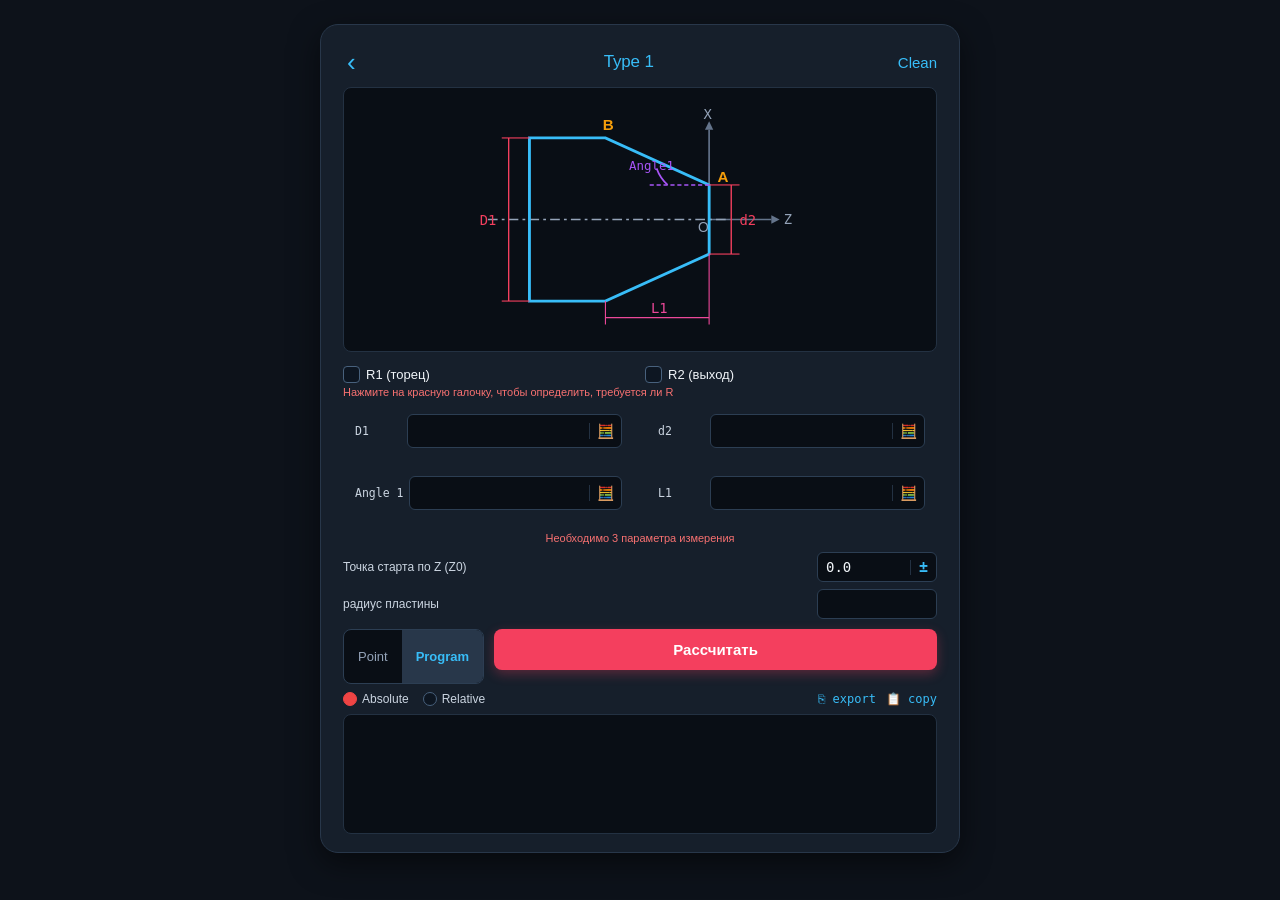
<file: frFasc.html>
<!DOCTYPE html>
<html lang="ru">
<head>
  <meta charset="UTF-8">
  <meta name="viewport" content="width=device-width, initial-scale=1.0, maximum-scale=1.0, user-scalable=no">
  <title>Type 1</title>
  <link rel="icon" type="image/svg+xml" href="data:image/svg+xml,<svg xmlns='http://www.w3.org/2000/svg' viewBox='0 0 32 32'><rect width='32' height='32' rx='8' fill='%23141c28'/><polygon points='16,4 28,16 16,28 4,16' fill='%23f59e0b' stroke='%2338bdf8' stroke-width='1.8'/><circle cx='16' cy='16' r='4.5' fill='%230b0f17' stroke='%2338bdf8' stroke-width='1.5'/><circle cx='25' cy='16' r='1.2' fill='%23f43f5e'/></svg>">
  <link rel="stylesheet" href="frFasc.css">
</head>
<body>

<!-- CNC Preloader -->
<div id="preloader" class="cnc-preloader">
  <div class="loader-container">
    <svg viewBox="0 0 200 120" class="lathe-animation">
      <!-- Патрон / Шпиндель слева -->
      <rect x="10" y="32" width="22" height="56" rx="2" fill="#1e293b" stroke="#334155" stroke-width="1.5" />
      <rect x="32" y="38" width="10" height="44" fill="#334155" />

      <!-- Заготовка (пруток) -->
      <defs>
        <!-- Текстура вращения детали -->
        <pattern id="lathe-spin" width="12" height="40" patternUnits="userSpaceOnUse">
          <line x1="0" y1="0" x2="0" y2="40" stroke="#475569" stroke-width="2.5" opacity="0.4" />
          <line x1="6" y1="0" x2="6" y2="40" stroke="#94a3b8" stroke-width="1.5" opacity="0.6" />
        </pattern>
      </defs>
      
      <!-- Необработанная часть детали -->
      <rect x="42" y="42" width="55" height="36" rx="1" fill="#334155" stroke="#475569" stroke-width="1.2" />
      <!-- Проточенная начисто часть -->
      <rect x="97" y="48" width="60" height="24" rx="1" fill="#1e293b" stroke="#38bdf8" stroke-width="1.2" />
      
      <!-- Полосы вращения заготовки -->
      <g class="rotating-stock">
        <rect x="43" y="43" width="53" height="34" fill="url(#lathe-spin)" />
      </g>

      <!-- Державка резца (Toolholder) -->
      <path d="M 120 78 L 138 96 L 155 96 L 135 78 Z" fill="#1e293b" stroke="#475569" stroke-width="1.5" />

      <!-- Ромбическая пластина (Insert) -->
      <polygon points="106,60 118,60 126,72 114,72" fill="#fbbf24" stroke="#f59e0b" stroke-width="1.2" />
      <circle cx="116" cy="66" r="2.2" fill="#0f172a" />

      <!-- Точка резания / свечение -->
      <circle cx="106" cy="60" r="3" fill="#f43f5e" class="cutting-glow" />

      <!-- Вылетающая спиральная стружка -->
      <path d="M 106 59 Q 102 50 108 42 T 114 32" fill="none" stroke="#f43f5e" stroke-width="1.8" stroke-linecap="round" class="flying-chip" />
      <path d="M 106 59 Q 112 48 105 38" fill="none" stroke="#fbbf24" stroke-width="1.4" stroke-linecap="round" class="flying-chip chip-delay" />

      <!-- Искры -->
      <circle cx="103" cy="54" r="1" fill="#fbbf24" class="spark s1" />
      <circle cx="108" cy="52" r="0.8" fill="#f43f5e" class="spark s2" />
      <circle cx="101" cy="48" r="1.2" fill="#facc15" class="spark s3" />
    </svg>

    <div class="loader-caption">
      <span class="loader-title">ЧПУ ОБРАБОТКА</span>
      <span class="loader-sub">Инициализация режимов...</span>
    </div>
  </div>
</div>

  <div class="app-screen">
    <header class="top-nav">
      <a href="index.html" class="nav-btn-back">‹</a>
      <span class="nav-title">Type 1</span>
      <button id="btn-clean" class="nav-clean">Clean</button>
    </header>

    <div class="blueprint-wrapper">
      <svg viewBox="0 0 340 170" class="blueprint-svg">
        <line x1="220" y1="85" x2="265" y2="85" stroke="#64748b" stroke-width="1.2" />
        <polygon points="265,82 271,85 265,88" fill="#64748b" />
        <line x1="220" y1="85" x2="220" y2="20" stroke="#64748b" stroke-width="1.2" />
        <polygon points="217,20 220,14 223,20" fill="#64748b" />
        <text x="274" y="88" fill="#94a3b8" font-size="10" font-family="monospace">Z</text>
        <text x="216" y="12" fill="#94a3b8" font-size="10" font-family="monospace">X</text>
        <text x="212" y="94" fill="#94a3b8" font-size="10">O</text>

        <line x1="60" y1="85" x2="235" y2="85" stroke="#94a3b8" stroke-dasharray="7,3,2,3" stroke-width="1" />

        <g id="contour-simple">
          <polygon points="90,26 145,26 220,60 220,110 145,144 90,144" fill="none" stroke="#38bdf8" stroke-width="2" />
          <text x="143" y="20" fill="#f59e0b" font-weight="700" font-size="11">B</text>
          <text x="226" y="58" fill="#f59e0b" font-weight="700" font-size="11">A</text>
        </g>

        <g id="contour-micro" style="display: none;">
          <path d="M 90,26 L 138,26 Q 146,26 150,30 L 210,57 Q 220,62 220,70 L 220,100 Q 220,108 210,113 L 150,140 Q 146,144 138,144 L 90,144" fill="none" stroke="#38bdf8" stroke-width="2" />
          <text x="135" y="20" fill="#f59e0b" font-weight="700" font-size="11">D</text>
          <text x="153" y="25" fill="#f59e0b" font-weight="700" font-size="11">C</text>
          <text x="212" y="51" fill="#f59e0b" font-weight="700" font-size="11">B</text>
          <text x="226" y="72" fill="#f59e0b" font-weight="700" font-size="11">A</text>
          <g id="lbl-r1-svg" style="display: none;">
            <path d="M 220,70 Q 225,58 238,52" fill="none" stroke="#ef4444" stroke-width="1" />
            <text x="240" y="50" fill="#ef4444" font-size="10" font-weight="700" font-family="monospace">R1</text>
          </g>
          <g id="lbl-r2-svg" style="display: none;">
            <path d="M 148,27 Q 152,14 165,12" fill="none" stroke="#ef4444" stroke-width="1" />
            <text x="168" y="14" fill="#ef4444" font-size="10" font-weight="700" font-family="monospace">R2</text>
          </g>
        </g>

        <line x1="90" y1="26" x2="90" y2="144" stroke="#38bdf8" stroke-width="1.5" />
        <line x1="220" y1="60" x2="220" y2="110" stroke="#38bdf8" stroke-width="1.5" />

        <line x1="75" y1="26" x2="75" y2="144" stroke="#f43f5e" stroke-width="1" />
        <line x1="70" y1="26" x2="90" y2="26" stroke="#f43f5e" stroke-width="0.8" />
        <line x1="70" y1="144" x2="90" y2="144" stroke="#f43f5e" stroke-width="0.8" />
        <text x="54" y="89" fill="#f43f5e" font-size="10" font-family="monospace">D1</text>

        <line x1="236" y1="60" x2="236" y2="110" stroke="#f43f5e" stroke-width="1" />
        <line x1="220" y1="60" x2="242" y2="60" stroke="#f43f5e" stroke-width="0.8" />
        <line x1="220" y1="110" x2="242" y2="110" stroke="#f43f5e" stroke-width="0.8" />
        <text x="242" y="89" fill="#f43f5e" font-size="10" font-family="monospace">d2</text>

        <line x1="145" y1="156" x2="220" y2="156" stroke="#ec4899" stroke-width="1" />
        <line x1="145" y1="144" x2="145" y2="161" stroke="#ec4899" stroke-width="0.8" />
        <line x1="220" y1="110" x2="220" y2="161" stroke="#ec4899" stroke-width="0.8" />
        <text x="178" y="153" fill="#ec4899" font-size="10" font-family="monospace">L1</text>

        <line x1="220" y1="60" x2="175" y2="60" stroke="#a855f7" stroke-width="1" stroke-dasharray="3,2" />
        <path d="M 190 60 A 30 30 0 0 1 182 48" fill="none" stroke="#a855f7" stroke-width="1.2" />
        <text x="162" y="49" fill="#a855f7" font-size="9" font-family="monospace">Angle1</text>
      </svg>
    </div>

    <div class="micro-row">
      <div class="micro-cell">
        <div class="chk-line">
          <label class="check-label">
            <input type="checkbox" id="chk-r1">
            <span class="custom-box"></span>
            <span>R1 (торец)</span>
          </label>
          <div class="mode-switch" id="switch-r1" style="display: none;">
            <button type="button" class="mode-btn" id="btn-r1-g1" onclick="toggleMicroMode('r1', 'g1')">G1</button>
            <button type="button" class="mode-btn active" id="btn-r1-arc" onclick="toggleMicroMode('r1', 'arc')">G2/3</button>
          </div>
        </div>
        <input type="text" inputmode="decimal" id="val-r1" class="micro-val-input" placeholder="0.0" style="display: none;">
      </div>

      <div class="micro-cell">
        <div class="chk-line">
          <label class="check-label">
            <input type="checkbox" id="chk-r2">
            <span class="custom-box"></span>
            <span>R2 (выход)</span>
          </label>
          <div class="mode-switch" id="switch-r2" style="display: none;">
            <button type="button" class="mode-btn" id="btn-r2-g1" onclick="toggleMicroMode('r2', 'g1')">G1</button>
            <button type="button" class="mode-btn active" id="btn-r2-arc" onclick="toggleMicroMode('r2', 'arc')">G2/3</button>
          </div>
        </div>
        <input type="text" inputmode="decimal" id="val-r2" class="micro-val-input" placeholder="0.0" style="display: none;">
      </div>
    </div>
    <div class="red-hint">Нажмите на красную галочку, чтобы определить, требуется ли R</div>

    <div class="param-grid">
      <div class="param-item">
        <span class="param-tag">D1</span>
        <div class="param-input-box">
          <input type="text" inputmode="decimal" id="in-d1" placeholder="">
          <button class="btn-calc-sub" onclick="calculateMissingParam('D1')">🧮</button>
        </div>
      </div>

      <div class="param-item">
        <span class="param-tag">d2</span>
        <div class="param-input-box">
          <input type="text" inputmode="decimal" id="in-d2" placeholder="">
          <button class="btn-calc-sub" onclick="calculateMissingParam('d2')">🧮</button>
        </div>
      </div>

      <div class="param-item">
        <span class="param-tag">Angle 1</span>
        <div class="param-input-box">
          <input type="text" inputmode="decimal" id="in-angle" placeholder="">
          <button class="btn-calc-sub" onclick="calculateMissingParam('angle')">🧮</button>
        </div>
      </div>

      <div class="param-item">
        <span class="param-tag">L1</span>
        <div class="param-input-box">
          <input type="text" inputmode="decimal" id="in-l1" placeholder="">
          <button class="btn-calc-sub" onclick="calculateMissingParam('L1')">🧮</button>
        </div>
      </div>
    </div>
    <div class="red-hint text-center">Необходимо 3 параметра измерения</div>

    <div class="setting-line">
      <span class="setting-label">Точка старта по Z (Z0)</span>
      <div class="setting-input-wrap" style="display: flex; align-items: center;">
        <input type="text" inputmode="decimal" id="in-z0" value="0.0">
        <button type="button" class="btn-sign" onclick="toggleSign('in-z0')">±</button>
      </div>
    </div>

    <div class="setting-line">
      <span class="setting-label">радиус пластины</span>
      <div class="setting-input-wrap">
        <input type="text" inputmode="decimal" id="in-radius-r" placeholder="">
      </div>
    </div>

    <div class="controls-row">
      <div class="tab-group">
        <button id="tab-point" class="tab-btn" onclick="setViewMode('point')">Point</button>
        <button id="tab-program" class="tab-btn active" onclick="setViewMode('program')">Program</button>
      </div>
      <button id="btn-calculation" class="btn-calculate" onclick="performCalculation()">Рассчитать</button>
    </div>

    <div class="output-meta">
      <div class="radio-wrap">
        <label class="radio-lbl">
          <input type="radio" name="coord-type" value="abs" id="radio-abs" checked onchange="performCalculation()">
          <span class="radio-circle"></span>
          <span>Absolute</span>
        </label>
        <label class="radio-lbl">
          <input type="radio" name="coord-type" value="rel" id="radio-rel" onchange="performCalculation()">
          <span class="radio-circle"></span>
          <span>Relative</span>
        </label>
      </div>
      <div class="meta-actions">
        <button class="action-link" onclick="exportFile()">⎘ export</button>
        <button class="action-link" onclick="copyProgram()">📋 copy</button>
      </div>
    </div>

    <div class="terminal-box">
      <pre id="output-box"><code></code></pre>
    </div>
  </div>

  <script src="frFasc.js"></script>
</body>
</html>
</file>
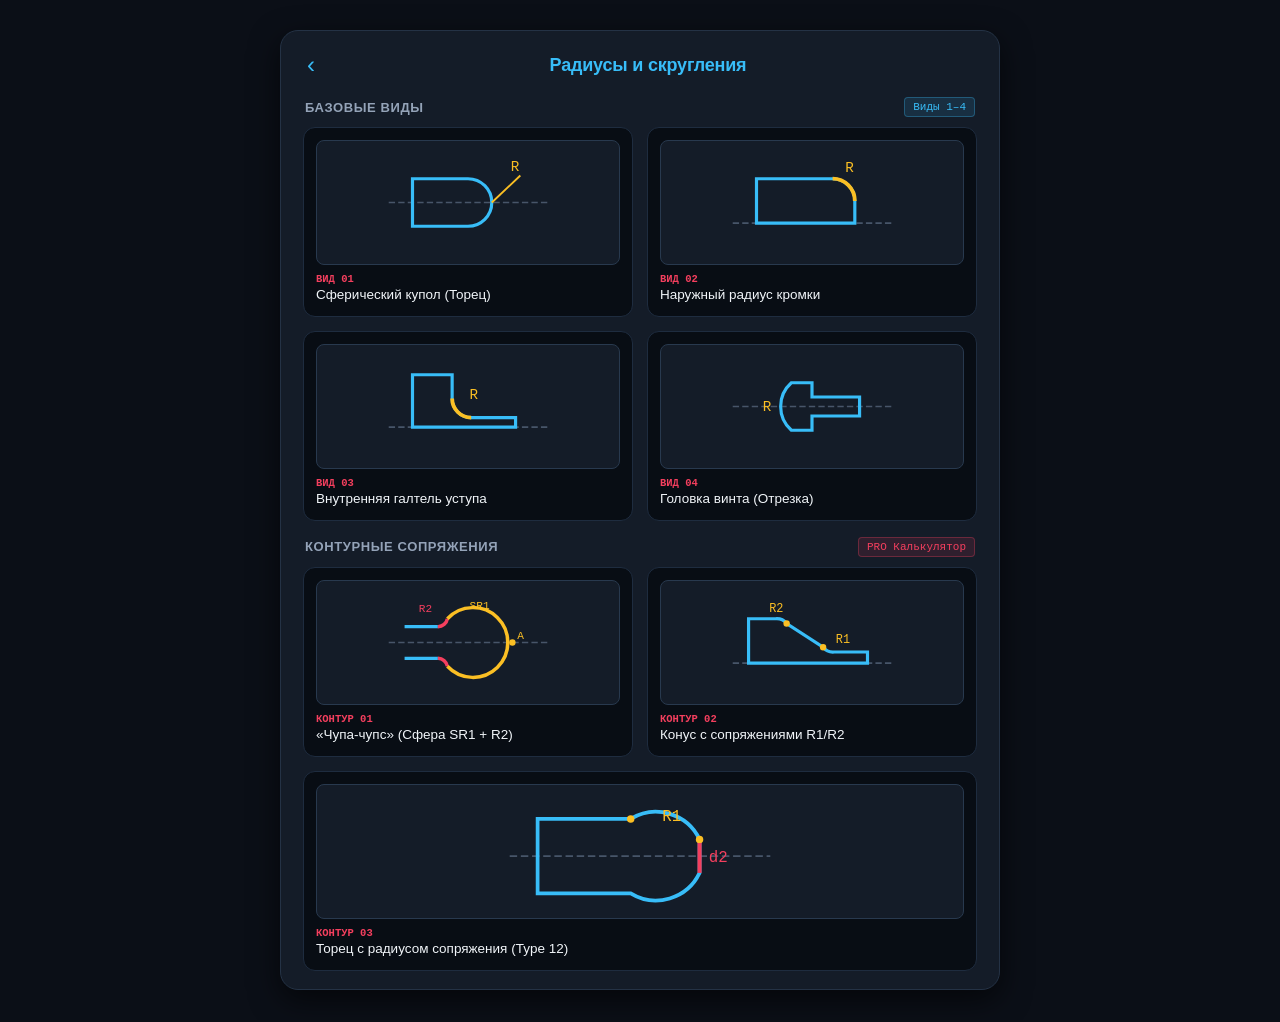
<file: radHub.html>
<!DOCTYPE html>
<html lang="ru">
<head>
  <meta charset="UTF-8">
  <meta name="viewport" content="width=device-width, initial-scale=1.0, maximum-scale=1.0, user-scalable=no">
  <title>Радиусы и скругления — Выбор типа</title>
  <link rel="icon" type="image/svg+xml" href="data:image/svg+xml,<svg xmlns='http://www.w3.org/2000/svg' viewBox='0 0 32 32'><rect width='32' height='32' rx='8' fill='%23141c28'/><polygon points='16,4 28,16 16,28 4,16' fill='%23f59e0b' stroke='%2338bdf8' stroke-width='1.8'/><circle cx='16' cy='16' r='4.5' fill='%230b0f17' stroke='%2338bdf8' stroke-width='1.5'/><circle cx='25' cy='16' r='1.2' fill='%23f43f5e'/></svg>">
  <link rel="stylesheet" href="styles.css">
  <link rel="stylesheet" href="radHub.css">
</head>
<body>

  <div id="preloader" class="cnc-preloader">
    <div class="loader-container">
      <svg viewBox="0 0 200 120" class="lathe-animation">
        <rect x="10" y="32" width="22" height="56" rx="2" fill="#1e293b" stroke="#334155" stroke-width="1.5" />
        <rect x="32" y="38" width="10" height="44" fill="#334155" />
        <defs>
          <pattern id="lathe-spin" width="12" height="40" patternUnits="userSpaceOnUse">
            <line x1="0" y1="0" x2="0" y2="40" stroke="#475569" stroke-width="2.5" opacity="0.4" />
            <line x1="6" y1="0" x2="6" y2="40" stroke="#94a3b8" stroke-width="1.5" opacity="0.6" />
          </pattern>
        </defs>
        <rect x="42" y="42" width="55" height="36" rx="1" fill="#334155" stroke="#475569" stroke-width="1.2" />
        <rect x="97" y="48" width="60" height="24" rx="1" fill="#1e293b" stroke="#38bdf8" stroke-width="1.2" />
        <g class="rotating-stock">
          <rect x="43" y="43" width="53" height="34" fill="url(#lathe-spin)" />
        </g>
        <path d="M 120 78 L 138 96 L 155 96 L 135 78 Z" fill="#1e293b" stroke="#475569" stroke-width="1.5" />
        <polygon points="106,60 118,60 126,72 114,72" fill="#fbbf24" stroke="#f59e0b" stroke-width="1.2" />
        <circle cx="116" cy="66" r="2.2" fill="#0f172a" />
        <circle cx="106" cy="60" r="3" fill="#f43f5e" class="cutting-glow" />
        <path d="M 106 59 Q 102 50 108 42 T 114 32" fill="none" stroke="#f43f5e" stroke-width="1.8" stroke-linecap="round" class="flying-chip" />
        <path d="M 106 59 Q 112 48 105 38" fill="none" stroke="#fbbf24" stroke-width="1.4" stroke-linecap="round" class="flying-chip chip-delay" />
        <circle cx="103" cy="54" r="1" fill="#fbbf24" class="spark s1" />
        <circle cx="108" cy="52" r="0.8" fill="#f43f5e" class="spark s2" />
        <circle cx="101" cy="48" r="1.2" fill="#facc15" class="spark s3" />
      </svg>
      <div class="loader-caption">
        <span class="loader-title">ЧПУ ОБРАБОТКА</span>
        <span class="loader-sub">Инициализация режимов...</span>
      </div>
    </div>
  </div>

  <div class="app-screen">
    <header class="top-nav">
      <a href="index.html" class="nav-btn-back">‹</a>
      <span class="nav-title">Радиусы и скругления</span>
      <span></span>
    </header>

    <!-- РАЗДЕЛ 1: БАЗОВЫЕ ВИДЫ (МЕТОДИЧКА) -->
    <div class="section-divider">
      <span class="divider-title">Базовые виды</span>
      <span class="divider-badge">Виды 1–4</span>
    </div>

    <div class="types-grid">
      <!-- 01: Сферический купол -->
      <a href="radType1.html" class="type-card">
        <div class="type-preview">
          <svg viewBox="0 0 110 70" class="mini-svg">
            <line x1="5" y1="35" x2="105" y2="35" stroke="#475569" stroke-width="1" stroke-dasharray="4,2"/>
            <path d="M 20 20 L 55 20 A 15 15 0 0 1 70 35 A 15 15 0 0 1 55 50 L 20 50 Z" fill="none" stroke="#38bdf8" stroke-width="2"/>
            <line x1="70" y1="35" x2="88" y2="18" stroke="#fbbf24" stroke-width="1.2"/>
            <text x="82" y="15" fill="#fbbf24" font-size="9" font-family="monospace">R</text>
          </svg>
        </div>
        <div class="type-info">
          <span class="type-num">Вид 01</span>
          <span class="type-name">Сферический купол (Торец)</span>
        </div>
      </a>

      <!-- 02: Наружное скругление угла -->
      <a href="radType2.html" class="type-card">
        <div class="type-preview">
          <svg viewBox="0 0 110 70" class="mini-svg">
            <line x1="5" y1="48" x2="105" y2="48" stroke="#475569" stroke-width="1" stroke-dasharray="4,2"/>
            <path d="M 20 48 L 20 20 L 68 20 A 14 14 0 0 1 82 34 L 82 48 Z" fill="none" stroke="#38bdf8" stroke-width="2"/>
            <path d="M 68 20 A 14 14 0 0 1 82 34" fill="none" stroke="#fbbf24" stroke-width="2.4"/>
            <text x="76" y="16" fill="#fbbf24" font-size="9" font-family="monospace">R</text>
          </svg>
        </div>
        <div class="type-info">
          <span class="type-num">Вид 02</span>
          <span class="type-name">Наружный радиус кромки</span>
        </div>
      </a>

      <!-- 03: Внутренняя галтель уступа -->
      <a href="radType3.html" class="type-card">
        <div class="type-preview">
          <svg viewBox="0 0 110 70" class="mini-svg">
            <line x1="5" y1="48" x2="105" y2="48" stroke="#475569" stroke-width="1" stroke-dasharray="4,2"/>
            <path d="M 20 15 L 45 15 L 45 30 A 12 12 0 0 0 57 42 L 85 42 L 85 48 L 20 48 Z" fill="none" stroke="#38bdf8" stroke-width="2"/>
            <path d="M 45 30 A 12 12 0 0 0 57 42" fill="none" stroke="#fbbf24" stroke-width="2.4"/>
            <text x="56" y="30" fill="#fbbf24" font-size="9" font-family="monospace">R</text>
          </svg>
        </div>
        <div class="type-info">
          <span class="type-num">Вид 03</span>
          <span class="type-name">Внутренняя галтель уступа</span>
        </div>
      </a>

      <!-- 04: Зарез под отрезку / головка винта -->
      <a href="radType4.html" class="type-card">
        <div class="type-preview">
          <svg viewBox="0 0 110 70" class="mini-svg">
            <line x1="5" y1="35" x2="105" y2="35" stroke="#475569" stroke-width="1" stroke-dasharray="4,2"/>
            <path d="M 42 20 L 55 20 L 55 29 L 85 29 L 85 41 L 55 41 L 55 50 L 42 50 A 20 20 0 0 1 42 20 Z" fill="none" stroke="#38bdf8" stroke-width="2"/>
            <text x="24" y="38" fill="#fbbf24" font-size="9" font-family="monospace">R</text>
          </svg>
        </div>
        <div class="type-info">
          <span class="type-num">Вид 04</span>
          <span class="type-name">Головка винта (Отрезка)</span>
        </div>
      </a>
    </div>

    <!-- РАЗДЕЛ 2: ИНЖЕНЕРНЫЕ СОПРЯЖЕНИЯ (ИЗ ПРИЛОЖЕНИЯ) -->
    <div class="section-divider sec-adv">
      <span class="divider-title">Контурные сопряжения</span>
      <span class="divider-badge badge-adv">PRO Калькулятор</span>
    </div>

    <div class="types-grid">
      <!-- 05: «Чупа-чупс» (Сфера SR1 + галтель R2) -->
      <a href="radTypeChupa.html" class="type-card card-adv">
        <div class="type-preview">
          <svg viewBox="0 0 110 70" class="mini-svg">
            <line x1="5" y1="35" x2="105" y2="35" stroke="#475569" stroke-width="1" stroke-dasharray="4,2"/>
            <!-- Ножка D1 -->
            <path d="M 15 25 L 36 25" stroke="#38bdf8" stroke-width="2"/>
            <path d="M 15 45 L 36 45" stroke="#38bdf8" stroke-width="2"/>
            <!-- Галтель сопряжения R2 -->
            <path d="M 36 25 A 6 6 0 0 0 42 20" fill="none" stroke="#f43f5e" stroke-width="2.2"/>
            <path d="M 36 45 A 6 6 0 0 1 42 50" fill="none" stroke="#f43f5e" stroke-width="2.2"/>
            <!-- Сферическая голова SR1 -->
            <path d="M 42 20 A 22 22 0 1 1 42 50" fill="none" stroke="#fbbf24" stroke-width="2.2"/>
            <!-- Точки A, B, C, D -->
            <circle cx="83" cy="35" r="2" fill="#fbbf24"/>
            <text x="86" y="33" fill="#fbbf24" font-size="7" font-family="monospace">A</text>
            <text x="24" y="16" fill="#f43f5e" font-size="7" font-family="monospace">R2</text>
            <text x="56" y="14" fill="#fbbf24" font-size="7" font-family="monospace">SR1</text>
          </svg>
        </div>
        <div class="type-info">
          <span class="type-num">Контур 01</span>
          <span class="type-name">«Чупа-чупс» (Сфера SR1 + R2)</span>
        </div>
      </a>

      <!-- 06: Type 2 (Конус Angle1 + R1 + R2) -->
      <a href="radTypeCone.html" class="type-card card-adv">
        <div class="type-preview">
          <svg viewBox="0 0 110 70" class="mini-svg">
            <line x1="5" y1="48" x2="105" y2="48" stroke="#475569" stroke-width="1" stroke-dasharray="4,2"/>
            <!-- Цилиндр D1, дуга R2, конус, дуга R1, цилиндр d2 -->
            <path d="M 15 20 L 32 20 A 8 8 0 0 1 39 23 L 62 38 A 8 8 0 0 0 69 41 L 90 41 L 90 48 L 15 48 Z" fill="none" stroke="#38bdf8" stroke-width="2"/>
            <circle cx="39" cy="23" r="2" fill="#fbbf24"/>
            <circle cx="62" cy="38" r="2" fill="#fbbf24"/>
            <text x="28" y="16" fill="#fbbf24" font-size="7.5" font-family="monospace">R2</text>
            <text x="70" y="35" fill="#fbbf24" font-size="7.5" font-family="monospace">R1</text>
          </svg>
        </div>
        <div class="type-info">
          <span class="type-num">Контур 02</span>
          <span class="type-name">Конус с сопряжениями R1/R2</span>
        </div>
      </a>

      <!-- 07: Type 12 (Дуговой торец d2 -> D1) -->
      <a href="radTypeFaceArc.html" class="type-card card-adv span-two">
        <div class="type-preview">
          <svg viewBox="0 0 160 65" class="mini-svg">
            <line x1="10" y1="35" x2="150" y2="35" stroke="#475569" stroke-width="1" stroke-dasharray="4,2"/>
            <!-- Деталь D1, сфера R1, торец d2 -->
            <path d="M 25 15 L 75 15 A 26 26 0 0 1 112 26 L 112 44 A 26 26 0 0 1 75 55 L 25 55 Z" fill="none" stroke="#38bdf8" stroke-width="2"/>
            <line x1="112" y1="26" x2="112" y2="44" stroke="#f43f5e" stroke-width="2.2"/>
            <circle cx="112" cy="26" r="2" fill="#fbbf24"/>
            <circle cx="75" cy="15" r="2" fill="#fbbf24"/>
            <text x="117" y="38" fill="#f43f5e" font-size="8.5" font-family="monospace">d2</text>
            <text x="92" y="16" fill="#fbbf24" font-size="8.5" font-family="monospace">R1</text>
          </svg>
        </div>
        <div class="type-info">
          <span class="type-num">Контур 03</span>
          <span class="type-name">Торец с радиусом сопряжения (Type 12)</span>
        </div>
      </a>
    </div>
  </div>
</body>

<script>
  window.addEventListener('load', () => {
    const preloader = document.getElementById('preloader');
    if (preloader) {
      setTimeout(() => {
        preloader.classList.add('done');
      }, 350);
    }
  });
</script>

</html>
</file>
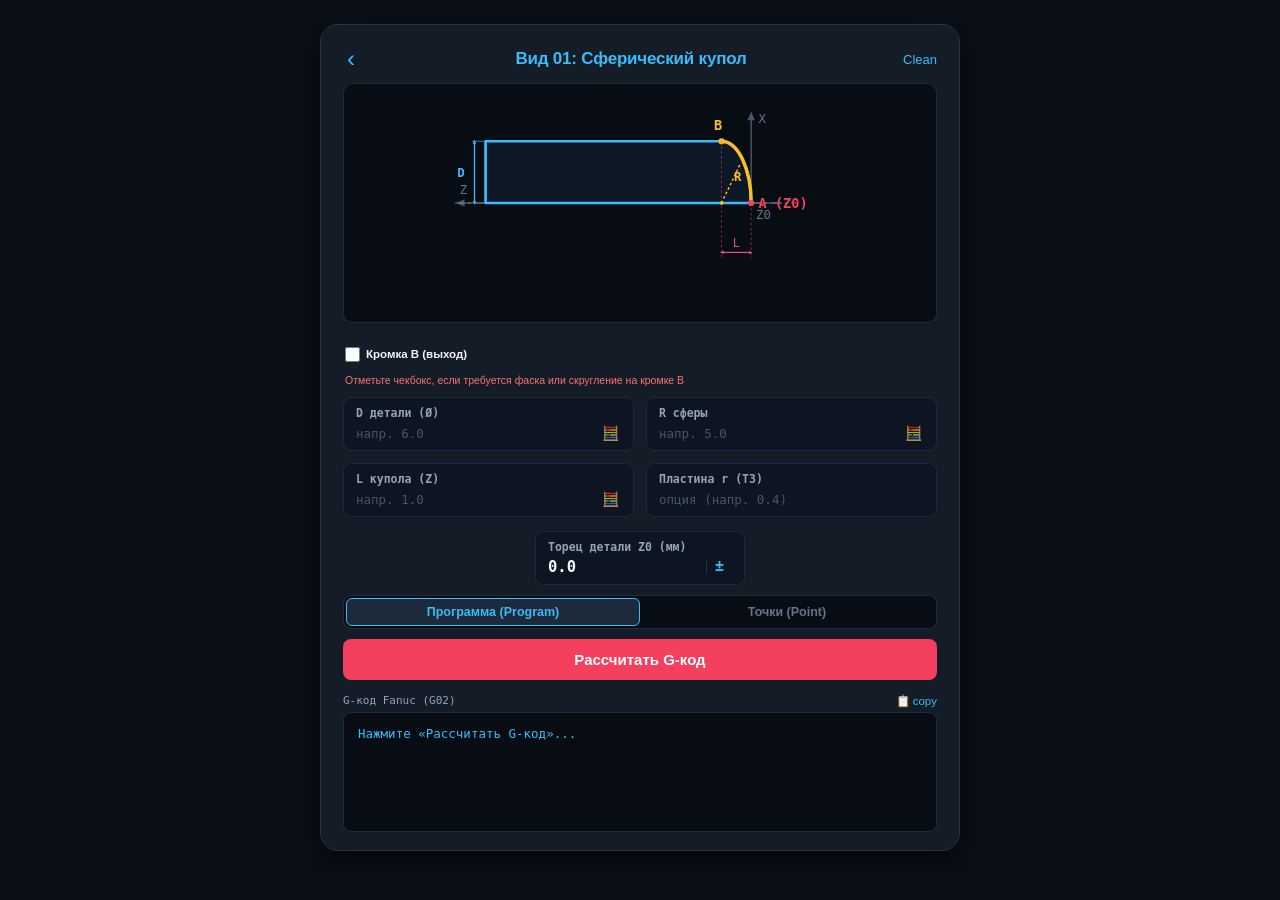
<file: radType1.html>
<!DOCTYPE html>
<html lang="ru">
<head>
  <meta charset="UTF-8">
  <meta name="viewport" content="width=device-width, initial-scale=1.0, maximum-scale=1.0, user-scalable=no">
  <title>Вид 01 — Сферический купол</title>
  <link rel="icon" type="image/svg+xml" href="data:image/svg+xml,<svg xmlns='http://www.w3.org/2000/svg' viewBox='0 0 32 32'><rect width='32' height='32' rx='8' fill='%23141c28'/><polygon points='16,4 28,16 16,28 4,16' fill='%23f59e0b' stroke='%2338bdf8' stroke-width='1.8'/><circle cx='16' cy='16' r='4.5' fill='%230b0f17' stroke='%2338bdf8' stroke-width='1.5'/><circle cx='25' cy='16' r='1.2' fill='%23f43f5e'/></svg>">
  <link rel="stylesheet" href="radType.css">
</head>
<body>

  <div class="app-screen">
    <header class="top-nav">
      <a href="radHub.html" class="nav-btn-back">‹</a>
      <span class="nav-title">Вид 01: Сферический купол</span>
      <button id="btn-clean" class="nav-clean">Clean</button>
    </header>

    <!-- Интерактивный чертеж -->
    <div class="blueprint-wrapper">
      <svg viewBox="0 0 340 170" class="blueprint-svg" id="svg-blueprint">
        <defs>
          <marker id="arr-c" viewBox="0 0 6 6" refX="3" refY="3" markerWidth="4" markerHeight="4" orient="auto-start-reverse">
            <path d="M0,1 L5,3 L0,5 z" fill="#38bdf8" />
          </marker>
          <marker id="arr-pink" viewBox="0 0 6 6" refX="3" refY="3" markerWidth="4" markerHeight="4" orient="auto-start-reverse">
            <path d="M0,1 L5,3 L0,5 z" fill="#ec4899" />
          </marker>
        </defs>

        <!-- Оси координат -->
        <line x1="260" y1="85" x2="260" y2="16" stroke="#475569" stroke-width="1.2" />
        <polygon points="257,18 260,11 263,18" fill="#475569" />
        <text x="266" y="20" fill="#64748b" font-size="10" font-family="monospace">X</text>

        <line x1="285" y1="85" x2="25" y2="85" stroke="#475569" stroke-width="1.2" />
        <polygon points="28,82 21,85 28,88" fill="#475569" />
        <text x="24" y="78" fill="#64748b" font-size="10" font-family="monospace">Z</text>
        <text x="264" y="98" fill="#64748b" font-size="10" font-family="monospace">Z0</text>

        <!-- Осевая линия детали -->
        <line x1="20" y1="85" x2="295" y2="85" stroke="#94a3b8" stroke-width="1" stroke-dasharray="8,3,2,3" opacity="0.6" />

        <!-- Контур купола -->
        <path id="part-contour" d="M 45 85 L 45 35 L 205 35 A 55 55 0 0 1 260 85 Z" fill="#0e1726" stroke="#38bdf8" stroke-width="2.2" stroke-linejoin="round" />
        <path id="part-arc" d="M 205 35 A 55 55 0 0 1 260 85" fill="none" stroke="#fbbf24" stroke-width="2.8" />

        <!-- Опорные точки -->
        <circle id="pt-b" cx="205" cy="35" r="2.5" fill="#fbbf24" />
        <text id="lbl-b" x="200" y="26" fill="#fbbf24" font-size="11" font-family="monospace" font-weight="700">B</text>

        <circle id="pt-a" cx="260" cy="85" r="2.5" fill="#f43f5e" />
        <text id="lbl-a" x="266" y="88" fill="#f43f5e" font-size="11" font-family="monospace" font-weight="700">A (Z0)</text>

        <!-- Размерная линия D -->
        <line id="dim-d" x1="36" y1="35" x2="36" y2="85" stroke="#38bdf8" stroke-width="1" marker-start="url(#arr-c)" marker-end="url(#arr-c)" />
        <line id="ext-d" x1="34" y1="35" x2="46" y2="35" stroke="#38bdf8" stroke-width="0.8" opacity="0.6" />
        <text id="txt-d" x="28" y="64" fill="#38bdf8" font-size="10" font-family="monospace" text-anchor="end" font-weight="bold">D</text>

        <!-- Размерная линия L -->
        <line id="dim-l" x1="205" y1="125" x2="260" y2="125" stroke="#ec4899" stroke-width="1" marker-start="url(#arr-pink)" marker-end="url(#arr-pink)" />
        <line id="ext-l-b" x1="205" y1="35" x2="205" y2="130" stroke="#ec4899" stroke-width="0.8" opacity="0.5" stroke-dasharray="2,2" />
        <line id="ext-l-a" x1="260" y1="85" x2="260" y2="130" stroke="#ec4899" stroke-width="0.8" opacity="0.5" stroke-dasharray="2,2" />
        <text id="txt-l" x="232" y="121" fill="#ec4899" font-size="9.5" font-family="monospace" text-anchor="middle">L</text>

        <!-- Выноска R -->
        <line id="line-r" x1="205" y1="85" x2="238" y2="52" stroke="#fbbf24" stroke-width="1.2" stroke-dasharray="2,2" />
        <circle id="pt-center" cx="205" cy="85" r="1.5" fill="#fbbf24" />
        <text id="txt-r-lbl" x="218" y="65" fill="#fbbf24" font-size="10" font-family="monospace" font-weight="bold">R</text>
      </svg>
    </div>

    <!-- Чекбокс опции кромки B -->
    <div class="edge-top-container">
      <div class="edge-top-row">
        <label class="check-inline">
          <input type="checkbox" id="chk-edge-b">
          <span style="font-weight: 600; color: #f1f5f9;">Кромка B (выход)</span>
        </label>
        <div class="edge-fields" id="edge-b-fields" style="display: none;">
          <div class="edge-switch">
            <button type="button" class="switch-btn active" id="btn-edge-g1" onclick="setEdgeMode('g1')">G1</button>
            <button type="button" class="switch-btn" id="btn-edge-arc" onclick="setEdgeMode('arc')">G2/3</button>
          </div>
          <div class="edge-input-box">
            <input type="text" inputmode="decimal" id="val-edge-b" placeholder="0.2">
          </div>
        </div>
      </div>
      <div class="hint-red" id="hint-edge-b">Отметьте чекбокс, если требуется фаска или скругление на кромке B</div>
    </div>

    <!-- 4 параметра (2x2): D, R, L, Пластина r -->
    <div class="param-grid">
      <div class="param-item">
        <span class="param-tag">D детали (Ø)</span>
        <div class="param-input-box">
          <input type="text" inputmode="decimal" id="in-d" placeholder="напр. 6.0">
          <button type="button" class="btn-calc-sub" onclick="calcParam('D')" title="Рассчитать D">🧮</button>
        </div>
      </div>

      <div class="param-item">
        <span class="param-tag">R сферы</span>
        <div class="param-input-box">
          <input type="text" inputmode="decimal" id="in-r" placeholder="напр. 5.0">
          <button type="button" class="btn-calc-sub" onclick="calcParam('R')" title="Рассчитать R">🧮</button>
        </div>
      </div>

      <div class="param-item">
        <span class="param-tag">L купола (Z)</span>
        <div class="param-input-box">
          <input type="text" inputmode="decimal" id="in-l" placeholder="напр. 1.0">
          <button type="button" class="btn-calc-sub" onclick="calcParam('L')" title="Рассчитать L">🧮</button>
        </div>
      </div>

      <div class="param-item">
        <span class="param-tag">Пластина r (T3)</span>
        <div class="param-input-box">
          <input type="text" inputmode="decimal" id="in-cr" placeholder="опция (напр. 0.4)">
        </div>
      </div>
    </div>

    <!-- Дополнительно: Торец Z0 с кнопкой смены знака ± -->
    <div class="param-center-row">
      <div class="param-item param-item-mini">
        <span class="param-tag">Торец детали Z0 (мм)</span>
        <div class="param-input-box">
          <input type="text" inputmode="decimal" id="in-z0" value="0.0">
          <button type="button" class="btn-sign" onclick="toggleSign('in-z0')">±</button>
        </div>
      </div>
    </div>

    <!-- Переключатель Программа / Точки -->
    <div class="mode-toggle">
      <button class="mode-btn active" id="tab-program" onclick="setViewMode('program')">Программа (Program)</button>
      <button class="mode-btn" id="tab-point" onclick="setViewMode('point')">Точки (Point)</button>
    </div>

    <!-- Кнопка расчета -->
    <button class="btn-calculate" id="btn-calc" onclick="calculate()">Рассчитать G-код</button>

    <div class="output-meta">
      <span class="meta-title">G-код Fanuc (G02)</span>
      <button class="action-link" id="btn-copy" onclick="copyCode()">📋 copy</button>
    </div>

    <div class="terminal-box">
      <pre id="output-box"><code>Нажмите «Рассчитать G-код»...</code></pre>
    </div>
  </div>

  <script src="radType1.js"></script>
</body>
</html>
</file>
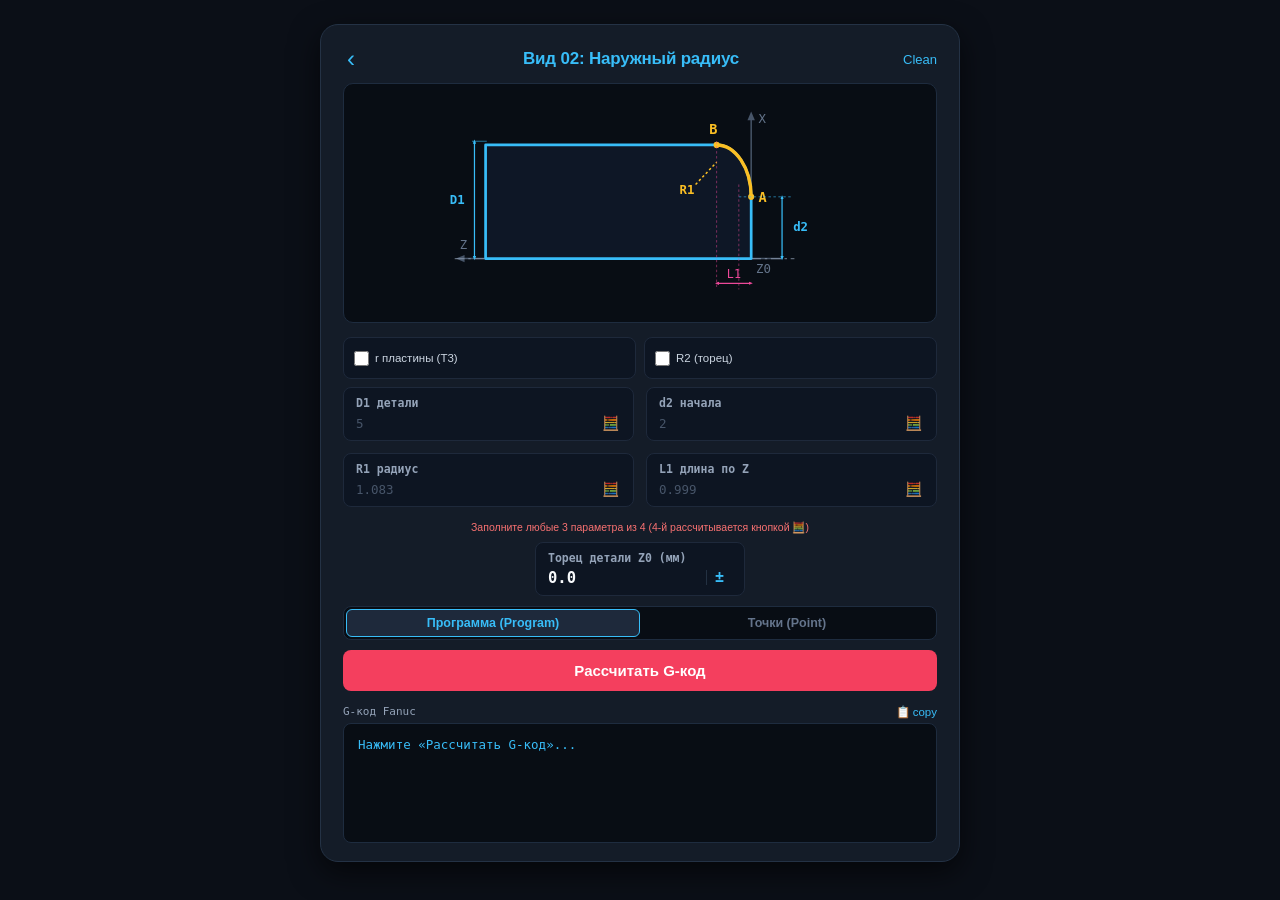
<file: radType2.html>
<!DOCTYPE html>
<html lang="ru">
<head>
  <meta charset="UTF-8">
  <meta name="viewport" content="width=device-width, initial-scale=1.0, maximum-scale=1.0, user-scalable=no">
  <title>Вид 02 — Наружный радиус кромки</title>
  <link rel="icon" type="image/svg+xml" href="data:image/svg+xml,<svg xmlns='http://www.w3.org/2000/svg' viewBox='0 0 32 32'><rect width='32' height='32' rx='8' fill='%23141c28'/><polygon points='16,4 28,16 16,28 4,16' fill='%23f59e0b' stroke='%2338bdf8' stroke-width='1.8'/><circle cx='16' cy='16' r='4.5' fill='%230b0f17' stroke='%2338bdf8' stroke-width='1.5'/><circle cx='25' cy='16' r='1.2' fill='%23f43f5e'/></svg>">
  <link rel="stylesheet" href="radType.css">
</head>
<body>

  <div class="app-screen">
    <header class="top-nav">
      <a href="radHub.html" class="nav-btn-back">‹</a>
      <span class="nav-title">Вид 02: Наружный радиус</span>
      <button id="btn-clean" class="nav-clean">Clean</button>
    </header>

    <!-- Интерактивный чертеж -->
    <div class="blueprint-wrapper">
      <svg viewBox="0 0 340 170" class="blueprint-svg" id="svg-blueprint">
        <defs>
          <marker id="arr-c" viewBox="0 0 6 6" refX="3" refY="3" markerWidth="4" markerHeight="4" orient="auto-start-reverse">
            <path d="M0,1 L5,3 L0,5 z" fill="#38bdf8" />
          </marker>
          <marker id="arr-pink" viewBox="0 0 6 6" refX="3" refY="3" markerWidth="4" markerHeight="4" orient="auto-start-reverse">
            <path d="M0,1 L5,3 L0,5 z" fill="#ec4899" />
          </marker>
        </defs>

        <!-- Оси координат -->
        <line x1="260" y1="130" x2="260" y2="16" stroke="#475569" stroke-width="1.2" />
        <polygon points="257,18 260,11 263,18" fill="#475569" />
        <text x="266" y="20" fill="#64748b" font-size="10" font-family="monospace">X</text>

        <line x1="285" y1="130" x2="25" y2="130" stroke="#475569" stroke-width="1.2" />
        <polygon points="28,127 21,130 28,133" fill="#475569" />
        <text x="24" y="122" fill="#64748b" font-size="10" font-family="monospace">Z</text>
        <text x="264" y="142" fill="#64748b" font-size="10" font-family="monospace">Z0</text>

        <!-- Осевая линия -->
        <line x1="20" y1="130" x2="295" y2="130" stroke="#94a3b8" stroke-width="1" stroke-dasharray="8,3,2,3" opacity="0.6" />

        <!-- Контур детали и радиусные переходы -->
        <path id="part-contour" d="M 45 130 L 45 35 L 215 35 A 35 35 0 0 1 250 70 L 250 130 Z" fill="#0e1726" stroke="#38bdf8" stroke-width="2.2" stroke-linejoin="round" />
        <path id="part-arc-main" d="M 215 35 A 35 35 0 0 1 250 70" fill="none" stroke="#fbbf24" stroke-width="2.8" />
        <path id="part-arc-micro" d="" fill="none" stroke="#f43f5e" stroke-width="2.8" style="display: none;" />

        <!-- Опорные точки: C (на цилиндре), B (сопряжение), A (на торце) -->
        <g id="group-pts">
          <circle id="pt-c" cx="215" cy="35" r="2.5" fill="#fbbf24" />
          <text id="lbl-c" x="210" y="26" fill="#fbbf24" font-size="11" font-family="monospace" font-weight="700">B</text>

          <circle id="pt-b" cx="238" cy="48" r="2.5" fill="#fbbf24" style="display: none;" />
          <text id="lbl-b" x="244" y="44" fill="#fbbf24" font-size="11" font-family="monospace" font-weight="700" style="display: none;">B</text>

          <circle id="pt-a" cx="250" cy="70" r="2.5" fill="#fbbf24" />
          <text id="lbl-a" x="256" y="74" fill="#fbbf24" font-size="11" font-family="monospace" font-weight="700">A</text>
        </g>

        <!-- Размерная цепочка D1 -->
        <line id="dim-d1" x1="36" y1="35" x2="36" y2="130" stroke="#38bdf8" stroke-width="1" marker-start="url(#arr-c)" marker-end="url(#arr-c)" />
        <line id="ext-d1" x1="34" y1="35" x2="46" y2="35" stroke="#38bdf8" stroke-width="0.8" opacity="0.6" />
        <text id="txt-d1" x="28" y="86" fill="#38bdf8" font-size="10" font-family="monospace" text-anchor="end" font-weight="bold">D1</text>

        <!-- Размерная цепочка d2 -->
        <line id="dim-d2" x1="285" y1="70" x2="285" y2="130" stroke="#38bdf8" stroke-width="1" marker-start="url(#arr-c)" marker-end="url(#arr-c)" />
        <line id="ext-d2" x1="250" y1="70" x2="292" y2="70" stroke="#38bdf8" stroke-width="0.8" opacity="0.6" stroke-dasharray="2,2" />
        <text id="txt-d2" x="294" y="103" fill="#38bdf8" font-size="10" font-family="monospace" font-weight="bold">d2</text>

        <!-- Размерная цепочка L1 -->
        <line id="dim-l1" x1="215" y1="150" x2="250" y2="150" stroke="#ec4899" stroke-width="1" marker-start="url(#arr-pink)" marker-end="url(#arr-pink)" />
        <line id="ext-l1-b" x1="215" y1="35" x2="215" y2="155" stroke="#ec4899" stroke-width="0.8" opacity="0.5" stroke-dasharray="2,2" />
        <line id="ext-l1-a" x1="250" y1="70" x2="250" y2="155" stroke="#ec4899" stroke-width="0.8" opacity="0.5" stroke-dasharray="2,2" />
        <text id="txt-l1" x="232" y="146" fill="#ec4899" font-size="9.5" font-family="monospace" text-anchor="middle">L1</text>

        <!-- Выноски R1 и R2 -->
        <line id="line-r1" x1="215" y1="70" x2="232" y2="52" stroke="#fbbf24" stroke-width="1.2" stroke-dasharray="2,2" />
        <text id="txt-r1-lbl" x="202" y="78" fill="#fbbf24" font-size="10" font-family="monospace" font-weight="bold">R1</text>
        
        <g id="group-r2-lbl" style="display: none;">
          <line id="line-r2" x1="248" y1="62" x2="238" y2="56" stroke="#f43f5e" stroke-width="1" stroke-dasharray="2,2" />
          <text id="txt-r2-lbl" x="228" y="54" fill="#f43f5e" font-size="9.5" font-family="monospace" font-weight="bold">R2</text>
        </g>
      </svg>
    </div>

    <!-- Опции: пластина r (T3) слева, R2 (торец) справа -->
    <div class="options-row">
      <div class="option-item">
        <label class="check-inline">
          <input type="checkbox" id="chk-cr">
          <span>r пластины (T3)</span>
        </label>
        <div class="edge-input-box" id="box-cr" style="display: none;">
          <input type="text" inputmode="decimal" id="val-cr" placeholder="0.3">
        </div>
      </div>

      <div class="option-item">
        <label class="check-inline">
          <input type="checkbox" id="chk-r2">
          <span>R2 (торец)</span>
        </label>
        <div class="edge-input-box" id="box-r2" style="display: none;">
          <input type="text" inputmode="decimal" id="val-r2" placeholder="0.2">
        </div>
      </div>
    </div>

    <!-- 4 параметра геометрии (2x2) -->
    <div class="param-grid">
      <div class="param-item">
        <span class="param-tag">D1 детали</span>
        <div class="param-input-box">
          <input type="text" inputmode="decimal" id="in-d1" placeholder="5">
          <button type="button" class="btn-calc-sub" onclick="calcParam('D1')" title="Рассчитать D1">🧮</button>
        </div>
      </div>

      <div class="param-item">
        <span class="param-tag">d2 начала</span>
        <div class="param-input-box">
          <input type="text" inputmode="decimal" id="in-d2" placeholder="2">
          <button type="button" class="btn-calc-sub" onclick="calcParam('d2')" title="Рассчитать d2">🧮</button>
        </div>
      </div>

      <div class="param-item">
        <span class="param-tag">R1 радиус</span>
        <div class="param-input-box">
          <input type="text" inputmode="decimal" id="in-r1" placeholder="1.083">
          <button type="button" class="btn-calc-sub" onclick="calcParam('R1')" title="Рассчитать R1">🧮</button>
        </div>
      </div>

      <div class="param-item">
        <span class="param-tag">L1 длина по Z</span>
        <div class="param-input-box">
          <input type="text" inputmode="decimal" id="in-l1" placeholder="0.999">
          <button type="button" class="btn-calc-sub" onclick="calcParam('L1')" title="Рассчитать L1">🧮</button>
        </div>
      </div>
    </div>

    <div class="hint-red" style="text-align: center; margin-bottom: 8px;">Заполните любые 3 параметра из 4 (4-й рассчитывается кнопкой 🧮)</div>

    <!-- Компактное поле торца Z0 по центру -->
    <div class="param-center-row">
      <div class="param-item param-item-mini">
        <span class="param-tag">Торец детали Z0 (мм)</span>
        <div class="param-input-box">
          <input type="text" inputmode="decimal" id="in-z0" value="0.0">
          <button type="button" class="btn-sign" onclick="toggleSign('in-z0')">±</button>
        </div>
      </div>
    </div>

    <!-- Переключатель Программа / Точки -->
    <div class="mode-toggle">
      <button class="mode-btn active" id="tab-program" onclick="setViewMode('program')">Программа (Program)</button>
      <button class="mode-btn" id="tab-point" onclick="setViewMode('point')">Точки (Point)</button>
    </div>

    <button class="btn-calculate" id="btn-calc" onclick="calculate()">Рассчитать G-код</button>

    <div class="output-meta">
      <span class="meta-title">G-код Fanuc</span>
      <button class="action-link" id="btn-copy" onclick="copyCode()">📋 copy</button>
    </div>

    <div class="terminal-box">
      <pre id="output-box"><code>Нажмите «Рассчитать G-код»...</code></pre>
    </div>
  </div>

  <script src="radType2.js"></script>
</body>
</html>
</file>
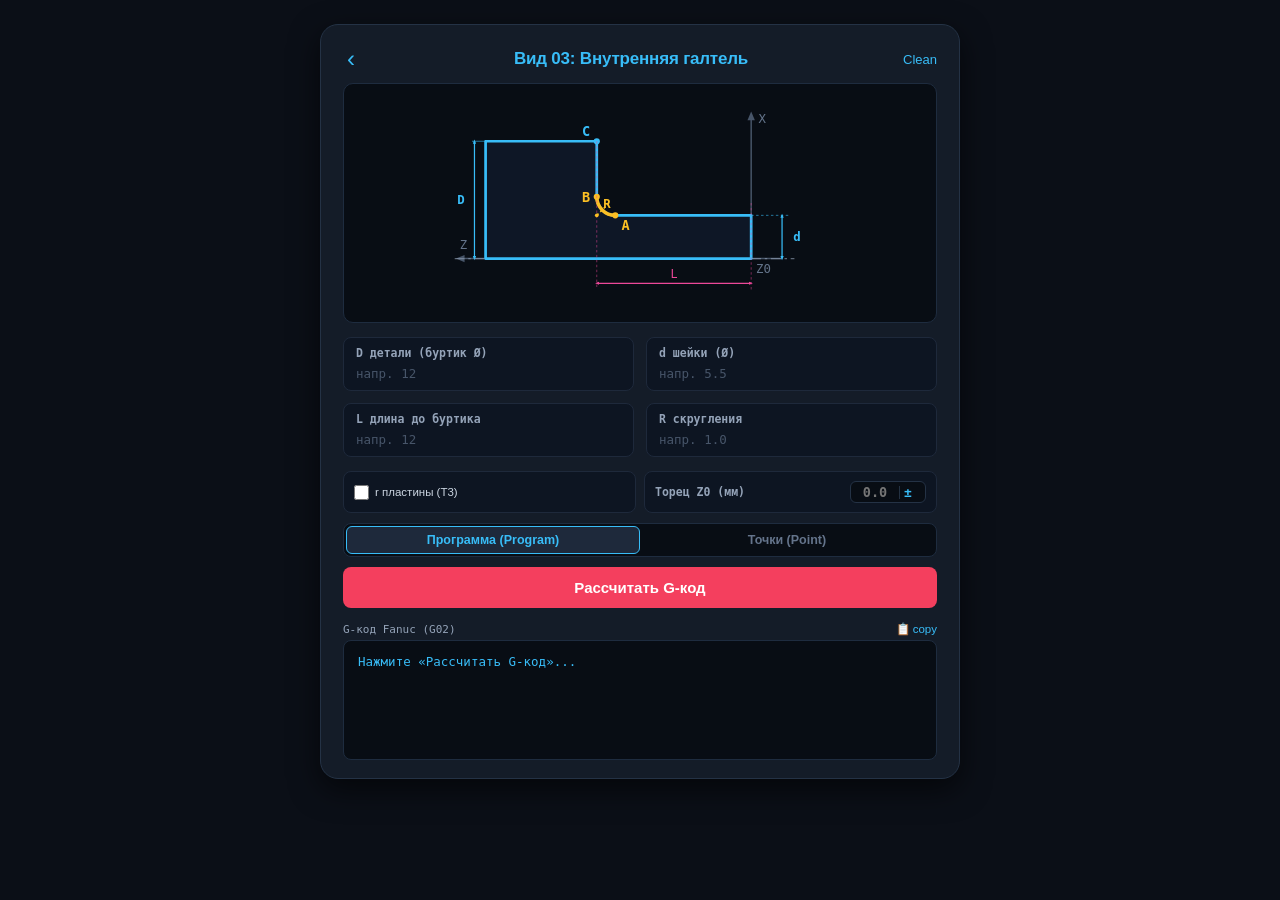
<file: radType3.html>
<!DOCTYPE html>
<html lang="ru">
<head>
  <meta charset="UTF-8">
  <meta name="viewport" content="width=device-width, initial-scale=1.0, maximum-scale=1.0, user-scalable=no">
  <title>Вид 03 — Внутренняя галтель уступа</title>
  <link rel="icon" type="image/svg+xml" href="data:image/svg+xml,<svg xmlns='http://www.w3.org/2000/svg' viewBox='0 0 32 32'><rect width='32' height='32' rx='8' fill='%23141c28'/><polygon points='16,4 28,16 16,28 4,16' fill='%23f59e0b' stroke='%2338bdf8' stroke-width='1.8'/><circle cx='16' cy='16' r='4.5' fill='%230b0f17' stroke='%2338bdf8' stroke-width='1.5'/><circle cx='25' cy='16' r='1.2' fill='%23f43f5e'/></svg>">
  <link rel="stylesheet" href="radType.css">
</head>
<body>

  <div class="app-screen">
    <header class="top-nav">
      <a href="radHub.html" class="nav-btn-back">‹</a>
      <span class="nav-title">Вид 03: Внутренняя галтель</span>
      <button id="btn-clean" class="nav-clean">Clean</button>
    </header>

    <!-- Интерактивный чертеж -->
    <div class="blueprint-wrapper">
      <svg viewBox="0 0 340 170" class="blueprint-svg" id="svg-blueprint">
        <defs>
          <marker id="arr-c" viewBox="0 0 6 6" refX="3" refY="3" markerWidth="4" markerHeight="4" orient="auto-start-reverse">
            <path d="M0,1 L5,3 L0,5 z" fill="#38bdf8" />
          </marker>
          <marker id="arr-pink" viewBox="0 0 6 6" refX="3" refY="3" markerWidth="4" markerHeight="4" orient="auto-start-reverse">
            <path d="M0,1 L5,3 L0,5 z" fill="#ec4899" />
          </marker>
        </defs>

        <line x1="260" y1="130" x2="260" y2="16" stroke="#475569" stroke-width="1.2" />
        <polygon points="257,18 260,11 263,18" fill="#475569" />
        <text x="266" y="20" fill="#64748b" font-size="10" font-family="monospace">X</text>

        <line x1="285" y1="130" x2="25" y2="130" stroke="#475569" stroke-width="1.2" />
        <polygon points="28,127 21,130 28,133" fill="#475569" />
        <text x="24" y="122" fill="#64748b" font-size="10" font-family="monospace">Z</text>
        <text x="264" y="142" fill="#64748b" font-size="10" font-family="monospace">Z0</text>

        <line x1="20" y1="130" x2="295" y2="130" stroke="#94a3b8" stroke-width="1" stroke-dasharray="8,3,2,3" opacity="0.6" />

        <path id="part-contour" d="M 45 130 L 45 35 L 140 35 L 140 60 A 25 25 0 0 0 165 85 L 260 85 L 260 130 Z" fill="#0e1726" stroke="#38bdf8" stroke-width="2.2" stroke-linejoin="round" />
        <path id="part-arc" d="M 165 85 A 25 25 0 0 1 140 60" fill="none" stroke="#fbbf24" stroke-width="2.8" />

        <circle id="pt-a" cx="165" cy="85" r="2.5" fill="#fbbf24" />
        <text id="lbl-a" x="168" y="96" fill="#fbbf24" font-size="11" font-family="monospace" font-weight="700">A</text>

        <circle id="pt-b" cx="140" cy="60" r="2.5" fill="#fbbf24" />
        <text id="lbl-b" x="128" y="58" fill="#fbbf24" font-size="11" font-family="monospace" font-weight="700">B</text>

        <circle id="pt-c" cx="140" cy="35" r="2.5" fill="#38bdf8" />
        <text id="lbl-c" x="128" y="32" fill="#38bdf8" font-size="11" font-family="monospace" font-weight="700">C</text>

        <line id="dim-d" x1="36" y1="35" x2="36" y2="130" stroke="#38bdf8" stroke-width="1" marker-start="url(#arr-c)" marker-end="url(#arr-c)" />
        <line id="ext-d" x1="34" y1="35" x2="46" y2="35" stroke="#38bdf8" stroke-width="0.8" opacity="0.6" />
        <text id="txt-d" x="28" y="86" fill="#38bdf8" font-size="10" font-family="monospace" text-anchor="end" font-weight="bold">D</text>

        <line id="dim-d-small" x1="285" y1="85" x2="285" y2="130" stroke="#38bdf8" stroke-width="1" marker-start="url(#arr-c)" marker-end="url(#arr-c)" />
        <line id="ext-d-small" x1="260" y1="85" x2="292" y2="85" stroke="#38bdf8" stroke-width="0.8" opacity="0.6" stroke-dasharray="2,2" />
        <text id="txt-d-small" x="294" y="110" fill="#38bdf8" font-size="10" font-family="monospace" font-weight="bold">d</text>

        <line id="dim-l" x1="140" y1="150" x2="260" y2="150" stroke="#ec4899" stroke-width="1" marker-start="url(#arr-pink)" marker-end="url(#arr-pink)" />
        <line id="ext-l-shoulder" x1="140" y1="35" x2="140" y2="155" stroke="#ec4899" stroke-width="0.8" opacity="0.5" stroke-dasharray="2,2" />
        <line id="ext-l-face" x1="260" y1="85" x2="260" y2="155" stroke="#ec4899" stroke-width="0.8" opacity="0.5" stroke-dasharray="2,2" />
        <text id="txt-l" x="200" y="146" fill="#ec4899" font-size="9.5" font-family="monospace" text-anchor="middle">L</text>

        <line id="line-r" x1="140" y1="85" x2="158" y2="67" stroke="#fbbf24" stroke-width="1.2" stroke-dasharray="2,2" />
        <circle id="pt-center" cx="140" cy="85" r="1.5" fill="#fbbf24" />
        <text id="txt-r-lbl" x="144" y="74" fill="#fbbf24" font-size="10" font-family="monospace" font-weight="bold">R</text>
      </svg>
    </div>

    <!-- 4 параметра геометрии (2x2) -->
    <div class="param-grid">
      <div class="param-item">
        <span class="param-tag">D детали (буртик Ø)</span>
        <div class="param-input-box">
          <input type="text" inputmode="decimal" id="in-d-big" placeholder="напр. 12">
        </div>
      </div>

      <div class="param-item">
        <span class="param-tag">d шейки (Ø)</span>
        <div class="param-input-box">
          <input type="text" inputmode="decimal" id="in-d-small" placeholder="напр. 5.5">
        </div>
      </div>

      <div class="param-item">
        <span class="param-tag">L длина до буртика</span>
        <div class="param-input-box">
          <input type="text" inputmode="decimal" id="in-l" placeholder="напр. 12">
        </div>
      </div>

      <div class="param-item">
        <span class="param-tag">R скругления</span>
        <div class="param-input-box">
          <input type="text" inputmode="decimal" id="in-r" placeholder="напр. 1.0">
        </div>
      </div>
    </div>

    <!-- Симметричная строка: r пластины (T3) слева, Торец Z0 справа -->
    <div class="options-row" style="margin-bottom: 10px;">
      <div class="option-item">
        <label class="check-inline">
          <input type="checkbox" id="chk-cr">
          <span>r пластины (T3)</span>
        </label>
        <div class="edge-input-box" id="box-cr" style="display: none;">
          <input type="text" inputmode="decimal" id="val-cr" placeholder="0.4">
        </div>
      </div>

      <div class="option-item">
        <span class="param-tag" style="font-size: 11px;">Торец Z0 (мм)</span>
        <div class="edge-input-box" style="width: 76px; display: flex; align-items: center; padding: 0;">
          <input type="text" inputmode="decimal" id="in-z0" placeholder="0.0" style="width: 48px; padding: 2px 0;">
          <button type="button" class="btn-sign" onclick="toggleSign('in-z0')" style="padding: 0 4px; font-size: 13px;">±</button>
        </div>
      </div>
    </div>

    <!-- Переключатель Программа / Точки -->
    <div class="mode-toggle">
      <button class="mode-btn active" id="tab-program" onclick="setViewMode('program')">Программа (Program)</button>
      <button class="mode-btn" id="tab-point" onclick="setViewMode('point')">Точки (Point)</button>
    </div>

    <button class="btn-calculate" id="btn-calc" onclick="calculate()">Рассчитать G-код</button>

    <div class="output-meta">
      <span class="meta-title">G-код Fanuc (G02)</span>
      <button class="action-link" id="btn-copy" onclick="copyCode()">📋 copy</button>
    </div>

    <div class="terminal-box">
      <pre id="output-box"><code>Нажмите «Рассчитать G-код»...</code></pre>
    </div>
  </div>

  <script src="radType3.js"></script>
</body>
</html>
</file>
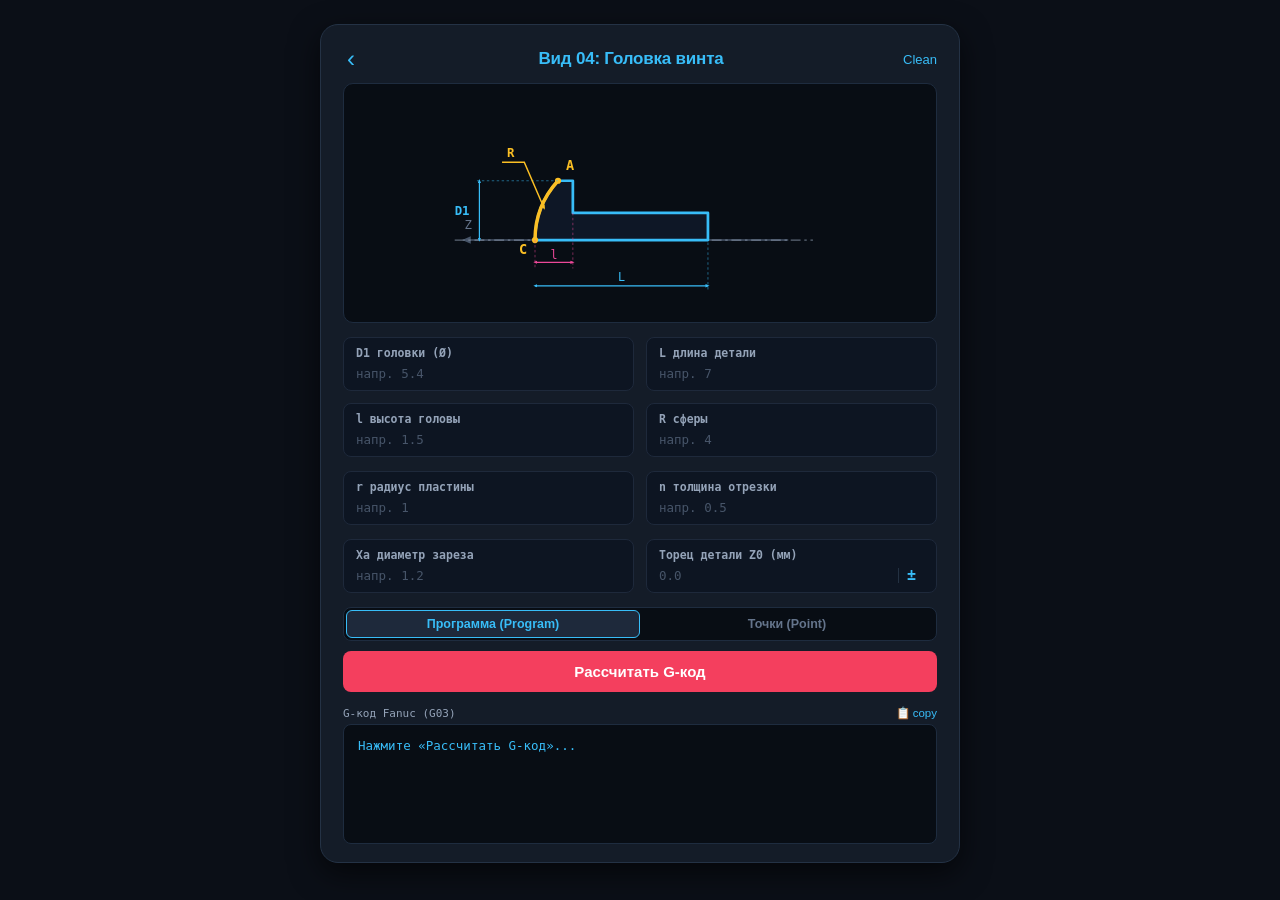
<file: radType4.html>
<!DOCTYPE html>
<html lang="ru">
<head>
  <meta charset="UTF-8">
  <meta name="viewport" content="width=device-width, initial-scale=1.0, maximum-scale=1.0, user-scalable=no">
  <title>Вид 04 — Сферическая головка винта</title>
  <link rel="icon" type="image/svg+xml" href="data:image/svg+xml,<svg xmlns='http://www.w3.org/2000/svg' viewBox='0 0 32 32'><rect width='32' height='32' rx='8' fill='%23141c28'/><polygon points='16,4 28,16 16,28 4,16' fill='%23f59e0b' stroke='%2338bdf8' stroke-width='1.8'/><circle cx='16' cy='16' r='4.5' fill='%230b0f17' stroke='%2338bdf8' stroke-width='1.5'/><circle cx='25' cy='16' r='1.2' fill='%23f43f5e'/></svg>">
  <link rel="stylesheet" href="radType.css">
</head>
<body>

  <div class="app-screen">
    <header class="top-nav">
      <a href="radHub.html" class="nav-btn-back">‹</a>
      <span class="nav-title">Вид 04: Головка винта</span>
      <button id="btn-clean" class="nav-clean">Clean</button>
    </header>

    <!-- Интерактивный чертеж с правильной сноской R -->
    <div class="blueprint-wrapper">
      <svg viewBox="0 0 340 170" class="blueprint-svg" id="svg-blueprint">
        <defs>
          <marker id="arr-c" viewBox="0 0 6 6" refX="3" refY="3" markerWidth="4" markerHeight="4" orient="auto-start-reverse">
            <path d="M0,1 L5,3 L0,5 z" fill="#38bdf8" />
          </marker>
          <marker id="arr-pink" viewBox="0 0 6 6" refX="3" refY="3" markerWidth="4" markerHeight="4" orient="auto-start-reverse">
            <path d="M0,1 L5,3 L0,5 z" fill="#ec4899" />
          </marker>
          <marker id="arr-yellow" viewBox="0 0 6 6" refX="3" refY="3" markerWidth="4" markerHeight="4" orient="auto-start-reverse">
            <path d="M0,1 L5,3 L0,5 z" fill="#fbbf24" />
          </marker>
        </defs>

        <line x1="290" y1="115" x2="30" y2="115" stroke="#475569" stroke-width="1.2" />
        <polygon points="33,112 26,115 33,118" fill="#475569" />
        <text x="28" y="106" fill="#64748b" font-size="10" font-family="monospace">Z</text>

        <line x1="20" y1="115" x2="310" y2="115" stroke="#94a3b8" stroke-width="1" stroke-dasharray="8,3,2,3" opacity="0.6" />

        <path id="part-contour" d="M 85 115 A 55 55 0 0 1 113 67 L 135 67 L 135 93 L 275 93 L 275 115 Z" fill="#0e1726" stroke="#38bdf8" stroke-width="2.2" stroke-linejoin="round" />
        <path id="part-arc" d="M 85 115 A 55 55 0 0 1 113 67" fill="none" stroke="#fbbf24" stroke-width="2.8" />

        <!-- Опорные точки контура: только C и A -->
        <circle id="pt-c" cx="85" cy="115" r="2.5" fill="#fbbf24" />
        <text id="lbl-c" x="72" y="126" fill="#fbbf24" font-size="11" font-family="monospace" font-weight="700">C</text>

        <circle id="pt-a" cx="113" cy="67" r="2.5" fill="#fbbf24" />
        <text id="lbl-a" x="110" y="58" fill="#fbbf24" font-size="11" font-family="monospace" font-weight="700">A</text>

        <!-- Размеры D1, l, L -->
        <line id="dim-d" x1="40" y1="67" x2="40" y2="115" stroke="#38bdf8" stroke-width="1" marker-start="url(#arr-c)" marker-end="url(#arr-c)" />
        <line id="ext-d" x1="38" y1="67" x2="113" y2="67" stroke="#38bdf8" stroke-width="0.8" opacity="0.5" stroke-dasharray="2,2" />
        <text id="txt-d" x="32" y="94" fill="#38bdf8" font-size="10" font-family="monospace" text-anchor="end" font-weight="bold">D1</text>

        <line id="dim-len-head" x1="85" y1="133" x2="135" y2="133" stroke="#ec4899" stroke-width="1" marker-start="url(#arr-pink)" marker-end="url(#arr-pink)" />
        <line id="ext-lh-tip" x1="85" y1="115" x2="85" y2="138" stroke="#ec4899" stroke-width="0.8" opacity="0.5" stroke-dasharray="2,2" />
        <line id="ext-lh-sh" x1="135" y1="93" x2="135" y2="138" stroke="#ec4899" stroke-width="0.8" opacity="0.5" stroke-dasharray="2,2" />
        <text id="txt-lh" x="110" y="130" fill="#ec4899" font-size="9.5" font-family="monospace" text-anchor="middle">l</text>

        <line id="dim-l" x1="85" y1="152" x2="275" y2="152" stroke="#38bdf8" stroke-width="1" marker-start="url(#arr-c)" marker-end="url(#arr-c)" />
        <line id="ext-l-end" x1="275" y1="93" x2="275" y2="157" stroke="#38bdf8" stroke-width="0.8" opacity="0.5" stroke-dasharray="2,2" />
        <text id="txt-l" x="180" y="148" fill="#38bdf8" font-size="9.5" font-family="monospace" text-anchor="middle">L</text>

        <!-- Чертёжная выноска (сноска) радиуса R со стрелкой к дуге -->
        <path id="leader-r" d="M 60 52 L 78 52 L 96 80" fill="none" stroke="#fbbf24" stroke-width="1.2" marker-end="url(#arr-yellow)" />
        <text id="txt-r-lbl" x="66" y="48" fill="#fbbf24" font-size="10" font-family="monospace" font-weight="bold">R</text>
      </svg>
    </div>

    <!-- Основные 4 параметра геометрии (2x2): D1, L, l, R -->
    <div class="param-grid">
      <div class="param-item">
        <span class="param-tag">D1 головки (Ø)</span>
        <div class="param-input-box">
          <input type="text" inputmode="decimal" id="in-d" placeholder="напр. 5.4">
        </div>
      </div>

      <div class="param-item">
        <span class="param-tag">L длина детали</span>
        <div class="param-input-box">
          <input type="text" inputmode="decimal" id="in-l" placeholder="напр. 7">
        </div>
      </div>

      <div class="param-item">
        <span class="param-tag">l высота головы</span>
        <div class="param-input-box">
          <input type="text" inputmode="decimal" id="in-len-head" placeholder="напр. 1.5">
        </div>
      </div>

      <div class="param-item">
        <span class="param-tag">R сферы</span>
        <div class="param-input-box">
          <input type="text" inputmode="decimal" id="in-r" placeholder="напр. 4">
        </div>
      </div>
    </div>

    <!-- Технологические параметры: r (пластина), n (отрезка) -->
    <div class="param-grid" style="margin-bottom: 8px;">
      <div class="param-item">
        <span class="param-tag">r радиус пластины</span>
        <div class="param-input-box">
          <input type="text" inputmode="decimal" id="in-cr" placeholder="напр. 1">
        </div>
      </div>

      <div class="param-item">
        <span class="param-tag">n толщина отрезки</span>
        <div class="param-input-box">
          <input type="text" inputmode="decimal" id="in-n" placeholder="напр. 0.5">
        </div>
      </div>
    </div>

    <!-- Xa (диаметр зареза) и Торец Z0 в аккуратной симметричной строке -->
    <div class="param-grid" style="margin-bottom: 10px;">
      <div class="param-item">
        <span class="param-tag">Xa диаметр зареза</span>
        <div class="param-input-box">
          <input type="text" inputmode="decimal" id="in-xa" placeholder="напр. 1.2">
        </div>
      </div>

      <div class="param-item">
        <span class="param-tag">Торец детали Z0 (мм)</span>
        <div class="param-input-box">
          <input type="text" inputmode="decimal" id="in-z0" placeholder="0.0">
          <button type="button" class="btn-sign" onclick="toggleSign('in-z0')">±</button>
        </div>
      </div>
    </div>

    <!-- Переключатель Программа / Точки -->
    <div class="mode-toggle">
      <button class="mode-btn active" id="tab-program" onclick="setViewMode('program')">Программа (Program)</button>
      <button class="mode-btn" id="tab-point" onclick="setViewMode('point')">Точки (Point)</button>
    </div>

    <button class="btn-calculate" id="btn-calc" onclick="calculate()">Рассчитать G-код</button>

    <div class="output-meta">
      <span class="meta-title">G-код Fanuc (G03)</span>
      <button class="action-link" id="btn-copy" onclick="copyCode()">📋 copy</button>
    </div>

    <div class="terminal-box">
      <pre id="output-box"><code>Нажмите «Рассчитать G-код»...</code></pre>
    </div>
  </div>

  <script src="radType4.js"></script>
</body>
</html>
</file>
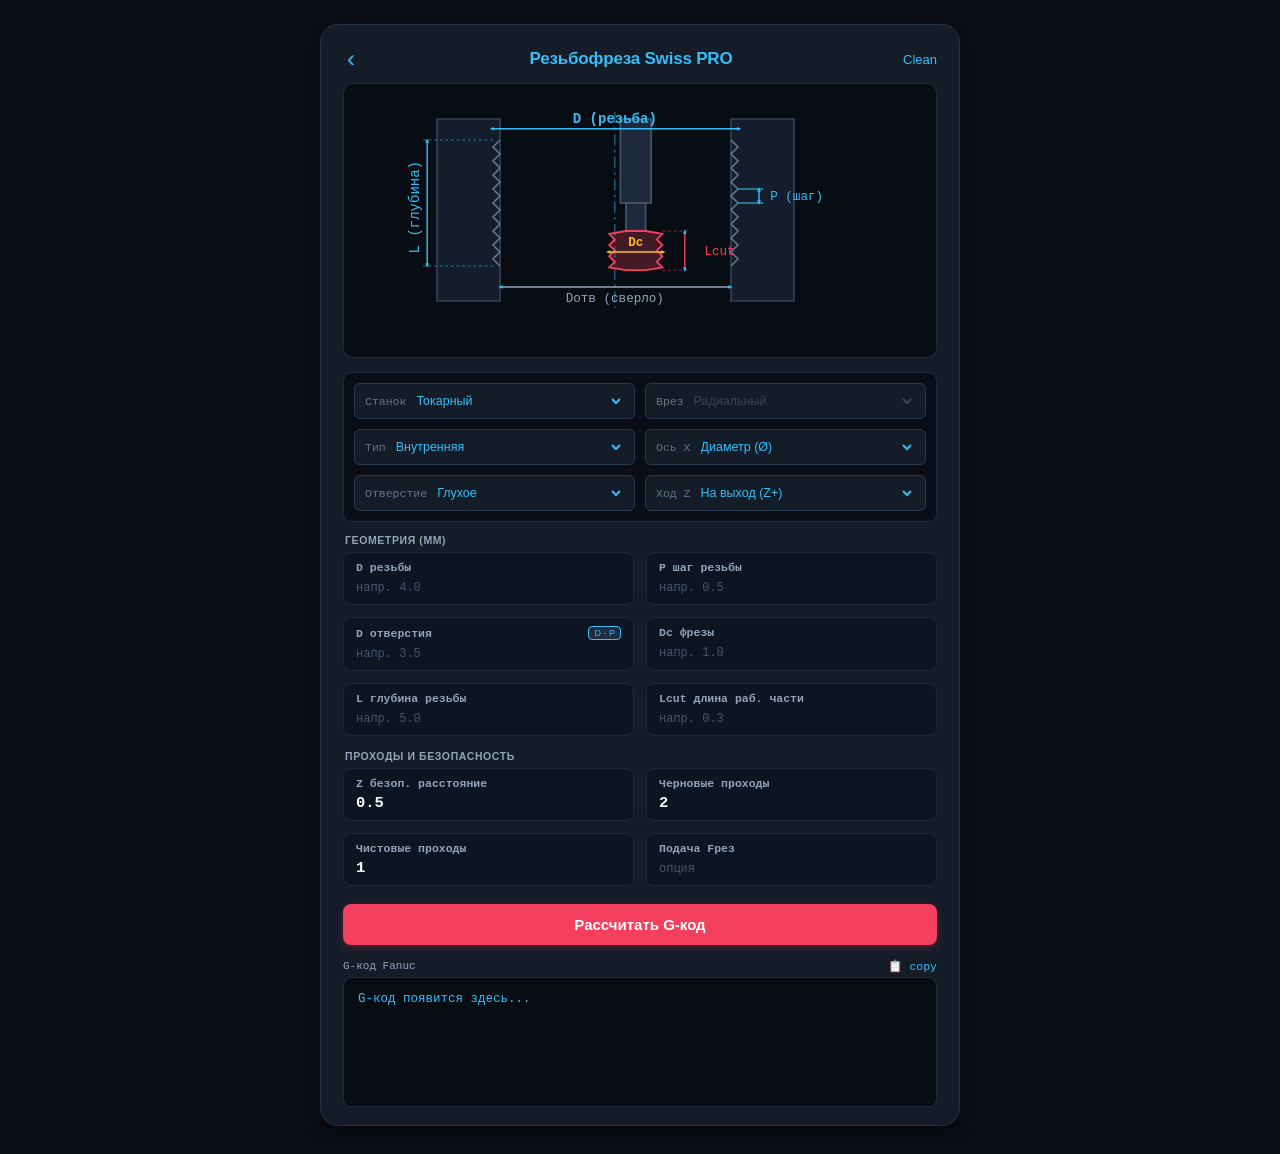
<file: rezFreza.html>
<!DOCTYPE html>
<html lang="ru">
<head>
  <meta charset="UTF-8">
  <meta name="viewport" content="width=device-width, initial-scale=1.0, maximum-scale=1.0, user-scalable=no">
  <title>Резьбофреза Swiss PRO</title>
  <link rel="icon" type="image/svg+xml" href="data:image/svg+xml,<svg xmlns='http://www.w3.org/2000/svg' viewBox='0 0 32 32'><rect width='32' height='32' rx='8' fill='%23141c28'/><polygon points='16,4 28,16 16,28 4,16' fill='%23f59e0b' stroke='%2338bdf8' stroke-width='1.8'/><circle cx='16' cy='16' r='4.5' fill='%230b0f17' stroke='%2338bdf8' stroke-width='1.5'/><circle cx='25' cy='16' r='1.2' fill='%23f43f5e'/></svg>">
  <link rel="stylesheet" href="rezFreza.css">
</head>
<body>
  <!-- CNC Preloader -->
  <div id="preloader" class="cnc-preloader">
    <div class="loader-container">
      <svg viewBox="0 0 200 120" class="lathe-animation">
        <rect x="10" y="32" width="22" height="56" rx="2" fill="#1e293b" stroke="#334155" stroke-width="1.5" />
        <rect x="32" y="38" width="10" height="44" fill="#334155" />
        <defs>
          <pattern id="lathe-spin" width="12" height="40" patternUnits="userSpaceOnUse">
            <line x1="0" y1="0" x2="0" y2="40" stroke="#475569" stroke-width="2.5" opacity="0.4" />
            <line x1="6" y1="0" x2="6" y2="40" stroke="#94a3b8" stroke-width="1.5" opacity="0.6" />
          </pattern>
        </defs>
        <rect x="42" y="42" width="55" height="36" rx="1" fill="#334155" stroke="#475569" stroke-width="1.2" />
        <rect x="97" y="48" width="60" height="24" rx="1" fill="#1e293b" stroke="#38bdf8" stroke-width="1.2" />
        <g class="rotating-stock">
          <rect x="43" y="43" width="53" height="34" fill="url(#lathe-spin)" />
        </g>
        <path d="M 120 78 L 138 96 L 155 96 L 135 78 Z" fill="#1e293b" stroke="#475569" stroke-width="1.5" />
        <polygon points="106,60 118,60 126,72 114,72" fill="#fbbf24" stroke="#f59e0b" stroke-width="1.2" />
        <circle cx="116" cy="66" r="2.2" fill="#0f172a" />
        <circle cx="106" cy="60" r="3" fill="#f43f5e" class="cutting-glow" />
        <path d="M 106 59 Q 102 50 108 42 T 114 32" fill="none" stroke="#f43f5e" stroke-width="1.8" stroke-linecap="round" class="flying-chip" />
        <path d="M 106 59 Q 112 48 105 38" fill="none" stroke="#fbbf24" stroke-width="1.4" stroke-linecap="round" class="flying-chip chip-delay" />
        <circle cx="103" cy="54" r="1" fill="#fbbf24" class="spark s1" />
        <circle cx="108" cy="52" r="0.8" fill="#f43f5e" class="spark s2" />
        <circle cx="101" cy="48" r="1.2" fill="#facc15" class="spark s3" />
      </svg>
      <div class="loader-caption">
        <span class="loader-title">ЧПУ ОБРАБОТКА</span>
        <span class="loader-sub">Инициализация режимов...</span>
      </div>
    </div>
  </div>

  <div class="app-screen">
    <header class="top-nav">
      <a href="index.html" class="nav-btn-back">‹</a>
      <span class="nav-title">Резьбофреза Swiss PRO</span>
      <button id="btn-clean" class="nav-clean">Clean</button>
    </header>

    <!-- Схема детали и инструмента со сносками -->
    <div class="blueprint-wrapper">
      <svg viewBox="0 0 340 175" class="blueprint-svg-pro">
        <defs>
          <marker id="arr" viewBox="0 0 6 6" refX="3" refY="3" markerWidth="4" markerHeight="4" orient="auto-start-reverse">
            <path d="M0,1 L5,3 L0,5 z" fill="#38bdf8" />
          </marker>
          <marker id="arr-amb" viewBox="0 0 6 6" refX="3" refY="3" markerWidth="4" markerHeight="4" orient="auto-start-reverse">
            <path d="M0,1 L5,3 L0,5 z" fill="#fbbf24" />
          </marker>
        </defs>

        <path d="M 25 15 L 70 15 L 70 145 L 25 145 Z" fill="#131d2b" stroke="#334155" stroke-width="1.2" />
        <path d="M 235 15 L 280 15 L 280 145 L 235 145 Z" fill="#131d2b" stroke="#334155" stroke-width="1.2" />

        <path d="M 70 30 L 65 35 L 70 40 L 65 45 L 70 50 L 65 55 L 70 60 L 65 65 L 70 70 L 65 75 L 70 80 L 65 85 L 70 90 L 65 95 L 70 100 L 65 105 L 70 110 L 65 115 L 70 120" fill="none" stroke="#64748b" stroke-width="1.2" />
        <path d="M 235 30 L 240 35 L 235 40 L 240 45 L 235 50 L 240 55 L 235 60 L 240 65 L 235 70 L 240 75 L 235 80 L 240 85 L 235 90 L 240 95 L 235 100 L 240 105 L 235 110 L 240 115 L 235 120" fill="none" stroke="#64748b" stroke-width="1.2" />

        <line x1="152" y1="10" x2="152" y2="150" stroke="#38bdf8" stroke-width="0.8" stroke-dasharray="8,3,2,3" opacity="0.6" />

        <rect x="156" y="15" width="22" height="60" fill="#1e293b" stroke="#475569" stroke-width="1.2" />
        <rect x="160" y="75" width="14" height="20" fill="#1e293b" stroke="#475569" stroke-width="1.2" />
        <path d="M 160 95 L 148 97 L 152 101 L 148 105 L 152 109 L 148 113 L 152 117 L 148 121 L 160 123 L 174 123 L 186 121 L 182 117 L 186 113 L 182 109 L 186 105 L 182 101 L 186 97 L 174 95 Z" fill="#f43f5e" fill-opacity="0.25" stroke="#f43f5e" stroke-width="1.3" />

        <line x1="64" y1="22" x2="241" y2="22" stroke="#38bdf8" stroke-width="1" marker-start="url(#arr)" marker-end="url(#arr)" />
        <text x="152" y="18" fill="#38bdf8" font-size="10" font-family="monospace" text-anchor="middle" font-weight="bold">D (резьба)</text>

        <line x1="70" y1="135" x2="235" y2="135" stroke="#94a3b8" stroke-width="1" marker-start="url(#arr)" marker-end="url(#arr)" />
        <text x="152" y="146" fill="#94a3b8" font-size="9" font-family="monospace" text-anchor="middle">Dотв (сверло)</text>

        <line x1="147" y1="110" x2="187" y2="110" stroke="#fbbf24" stroke-width="1" marker-start="url(#arr-amb)" marker-end="url(#arr-amb)" />
        <text x="167" y="106" fill="#fbbf24" font-size="9" font-family="monospace" text-anchor="middle" font-weight="bold">Dc</text>

        <line x1="18" y1="30" x2="18" y2="120" stroke="#38bdf8" stroke-width="1" marker-start="url(#arr)" marker-end="url(#arr)" />
        <line x1="15" y1="30" x2="65" y2="30" stroke="#38bdf8" stroke-width="0.7" stroke-dasharray="2,2" opacity="0.6" />
        <line x1="15" y1="120" x2="65" y2="120" stroke="#38bdf8" stroke-width="0.7" stroke-dasharray="2,2" opacity="0.6" />
        <text x="12" y="78" fill="#38bdf8" font-size="10" font-family="monospace" text-anchor="middle" transform="rotate(-90 12 78)">L (глубина)</text>

        <line x1="202" y1="95" x2="202" y2="123" stroke="#f43f5e" stroke-width="1" marker-start="url(#arr)" marker-end="url(#arr)" />
        <line x1="186" y1="95" x2="205" y2="95" stroke="#f43f5e" stroke-width="0.7" stroke-dasharray="2,2" opacity="0.6" />
        <line x1="186" y1="123" x2="205" y2="123" stroke="#f43f5e" stroke-width="0.7" stroke-dasharray="2,2" opacity="0.6" />
        <text x="216" y="112" fill="#f43f5e" font-size="9" font-family="monospace">Lcut</text>

        <line x1="240" y1="65" x2="258" y2="65" stroke="#38bdf8" stroke-width="0.8" />
        <line x1="240" y1="75" x2="258" y2="75" stroke="#38bdf8" stroke-width="0.8" />
        <line x1="255" y1="65" x2="255" y2="75" stroke="#38bdf8" stroke-width="1" marker-start="url(#arr)" marker-end="url(#arr)" />
        <text x="263" y="73" fill="#38bdf8" font-size="9" font-family="monospace">P (шаг)</text>
      </svg>
    </div>

    <!-- Конфигурация станка и обработки (3x2) -->
    <div class="config-grid">
      <div class="cfg-cell">
        <span class="cfg-lbl">Станок</span>
        <select id="sel-machine">
          <option value="lathe_c">Токарный</option>
          <option value="mill_g03">Фрезерный</option>
        </select>
      </div>
      <div class="cfg-cell">
        <span class="cfg-lbl">Врез</span>
        <select id="sel-entry">
          <option value="radial">Радиальный</option>
          <option value="arc">Дуговой (90°)</option>
          <option value="linear">Линейный (45°)</option>
        </select>
      </div>

      <div class="cfg-cell">
        <span class="cfg-lbl">Тип</span>
        <select id="sel-thread-type">
          <option value="internal">Внутренняя</option>
          <option value="external">Наружная</option>
        </select>
      </div>
      <div class="cfg-cell">
        <span class="cfg-lbl">Ось X</span>
        <select id="sel-x-mode">
          <option value="diam">Диаметр (Ø)</option>
          <option value="rad">Радиус (R)</option>
        </select>
      </div>

      <div class="cfg-cell">
        <span class="cfg-lbl">Отверстие</span>
        <select id="sel-hole-type">
          <option value="blind">Глухое</option>
          <option value="through">Сквозное</option>
        </select>
      </div>
      <div class="cfg-cell">
        <span class="cfg-lbl">Ход Z</span>
        <select id="sel-dir">
          <option value="bottom_up">На выход (Z+)</option>
          <option value="top_down">В деталь (Z-)</option>
        </select>
      </div>
    </div>

    <!-- Размеры детали и инструмента -->
    <div class="section-title">Геометрия (мм)</div>
    <div class="param-grid">
      <div class="param-item">
        <span class="param-tag">D резьбы</span>
        <div class="param-input-box">
          <input type="text" inputmode="decimal" id="in-d" placeholder="напр. 4.0">
        </div>
      </div>
      <div class="param-item">
        <span class="param-tag">P шаг резьбы</span>
        <div class="param-input-box">
          <input type="text" inputmode="decimal" id="in-p" placeholder="напр. 0.5">
        </div>
      </div>

      <div class="param-item">
        <div class="tag-row">
          <span class="param-tag">D отверстия</span>
          <button type="button" class="btn-mini" id="btn-calc-hole">D - P</button>
        </div>
        <div class="param-input-box">
          <input type="text" inputmode="decimal" id="in-dhole" placeholder="напр. 3.5">
        </div>
      </div>
      <div class="param-item">
        <span class="param-tag">Dc фрезы</span>
        <div class="param-input-box">
          <input type="text" inputmode="decimal" id="in-dc" placeholder="напр. 1.0">
        </div>
      </div>

      <div class="param-item">
        <span class="param-tag">L глубина резьбы</span>
        <div class="param-input-box">
          <input type="text" inputmode="decimal" id="in-l" placeholder="напр. 5.0">
        </div>
      </div>
      <div class="param-item">
        <span class="param-tag">Lcut длина раб. части</span>
        <div class="param-input-box">
          <input type="text" inputmode="decimal" id="in-lcut" placeholder="напр. 0.3">
        </div>
      </div>
    </div>

    <!-- Проходы и безопасность -->
    <div class="section-title">Проходы и безопасность</div>
    <div class="param-grid">
      <div class="param-item">
        <span class="param-tag">Z безоп. расстояние</span>
        <div class="param-input-box">
          <input type="text" inputmode="decimal" id="in-zsafe" value="0.5">
        </div>
      </div>
      <div class="param-item">
        <span class="param-tag">Черновые проходы</span>
        <div class="param-input-box">
          <input type="number" id="in-rough" value="2" min="1" max="10">
        </div>
      </div>

      <div class="param-item">
        <span class="param-tag">Чистовые проходы</span>
        <div class="param-input-box">
          <input type="number" id="in-finish" value="1" min="1" max="5">
        </div>
      </div>
      <div class="param-item">
        <span class="param-tag">Подача Fрез</span>
        <div class="param-input-box">
          <input type="text" inputmode="decimal" id="in-f" placeholder="опция">
        </div>
      </div>
    </div>

    <button class="btn-calculate" id="btn-calc">Рассчитать G-код</button>

    <div class="output-meta">
      <span class="meta-title">G-код Fanuc</span>
      <button class="action-link" id="btn-copy">📋 copy</button>
    </div>

    <div class="terminal-box">
      <pre id="output-box"><code>G-код появится здесь...</code></pre>
    </div>
  </div>
  <script src="rezFreza.js"></script>
</body>
</html>
</file>
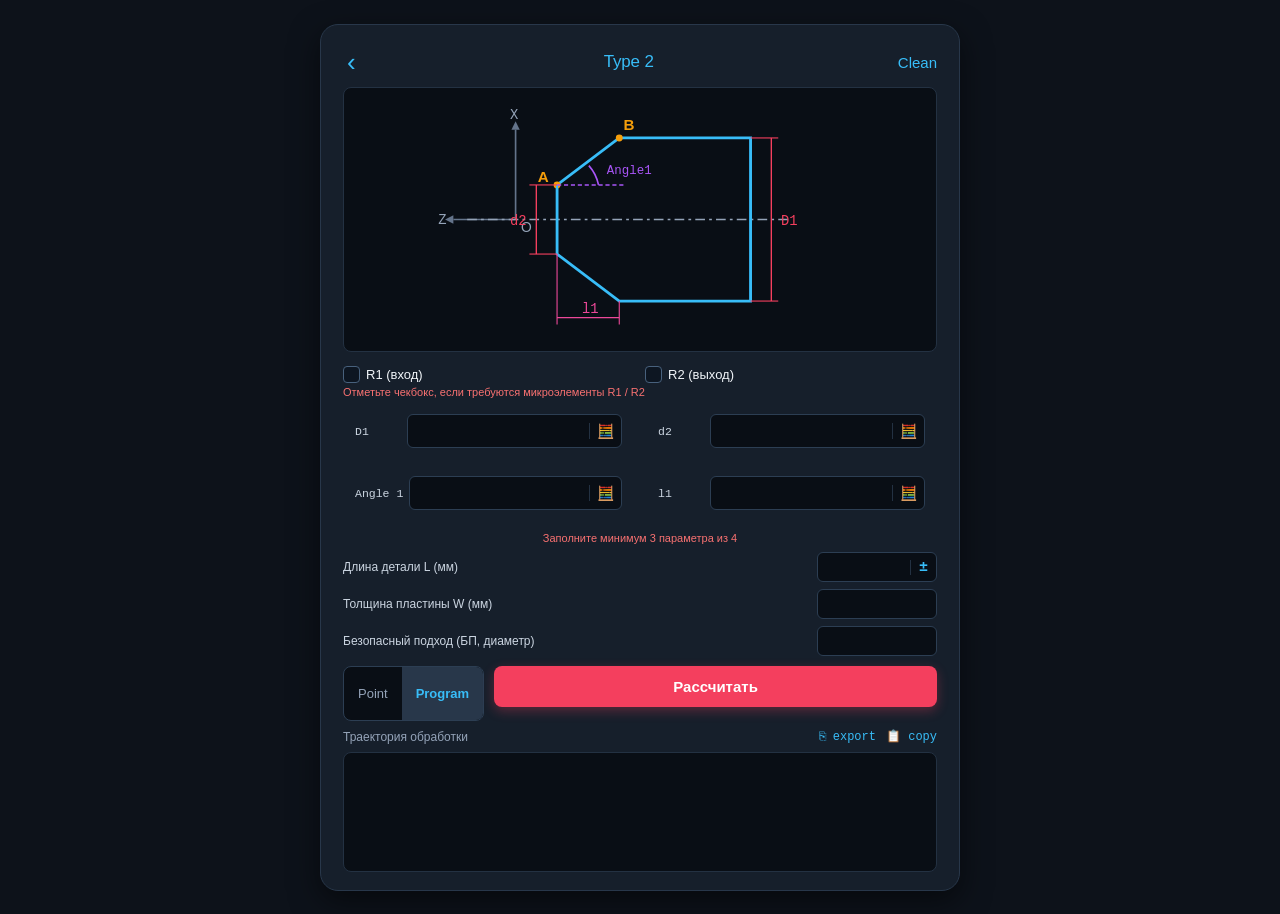
<file: rrFasc.html>
<!DOCTYPE html>
<html lang="ru">
<head>
  <meta charset="UTF-8">
  <meta name="viewport" content="width=device-width, initial-scale=1.0, maximum-scale=1.0, user-scalable=no">
  <link rel="icon" type="image/svg+xml" href="data:image/svg+xml,<svg xmlns='http://www.w3.org/2000/svg' viewBox='0 0 32 32'><rect width='32' height='32' rx='8' fill='%23141c28'/><polygon points='16,4 28,16 16,28 4,16' fill='%23f59e0b' stroke='%2338bdf8' stroke-width='1.8'/><circle cx='16' cy='16' r='4.5' fill='%230b0f17' stroke='%2338bdf8' stroke-width='1.5'/><circle cx='25' cy='16' r='1.2' fill='%23f43f5e'/></svg>">
  <title>Type 2 — Задняя фаска</title>
  <link rel="stylesheet" href="rrFasc.css">
</head>
<body>

<!-- CNC Preloader -->
<div id="preloader" class="cnc-preloader">
  <div class="loader-container">
    <svg viewBox="0 0 200 120" class="lathe-animation">
      <!-- Патрон / Шпиндель слева -->
      <rect x="10" y="32" width="22" height="56" rx="2" fill="#1e293b" stroke="#334155" stroke-width="1.5" />
      <rect x="32" y="38" width="10" height="44" fill="#334155" />

      <!-- Заготовка (пруток) -->
      <defs>
        <!-- Текстура вращения детали -->
        <pattern id="lathe-spin" width="12" height="40" patternUnits="userSpaceOnUse">
          <line x1="0" y1="0" x2="0" y2="40" stroke="#475569" stroke-width="2.5" opacity="0.4" />
          <line x1="6" y1="0" x2="6" y2="40" stroke="#94a3b8" stroke-width="1.5" opacity="0.6" />
        </pattern>
      </defs>
      
      <!-- Необработанная часть детали -->
      <rect x="42" y="42" width="55" height="36" rx="1" fill="#334155" stroke="#475569" stroke-width="1.2" />
      <!-- Проточенная начисто часть -->
      <rect x="97" y="48" width="60" height="24" rx="1" fill="#1e293b" stroke="#38bdf8" stroke-width="1.2" />
      
      <!-- Полосы вращения заготовки -->
      <g class="rotating-stock">
        <rect x="43" y="43" width="53" height="34" fill="url(#lathe-spin)" />
      </g>

      <!-- Державка резца (Toolholder) -->
      <path d="M 120 78 L 138 96 L 155 96 L 135 78 Z" fill="#1e293b" stroke="#475569" stroke-width="1.5" />

      <!-- Ромбическая пластина (Insert) -->
      <polygon points="106,60 118,60 126,72 114,72" fill="#fbbf24" stroke="#f59e0b" stroke-width="1.2" />
      <circle cx="116" cy="66" r="2.2" fill="#0f172a" />

      <!-- Точка резания / свечение -->
      <circle cx="106" cy="60" r="3" fill="#f43f5e" class="cutting-glow" />

      <!-- Вылетающая спиральная стружка -->
      <path d="M 106 59 Q 102 50 108 42 T 114 32" fill="none" stroke="#f43f5e" stroke-width="1.8" stroke-linecap="round" class="flying-chip" />
      <path d="M 106 59 Q 112 48 105 38" fill="none" stroke="#fbbf24" stroke-width="1.4" stroke-linecap="round" class="flying-chip chip-delay" />

      <!-- Искры -->
      <circle cx="103" cy="54" r="1" fill="#fbbf24" class="spark s1" />
      <circle cx="108" cy="52" r="0.8" fill="#f43f5e" class="spark s2" />
      <circle cx="101" cy="48" r="1.2" fill="#facc15" class="spark s3" />
    </svg>

    <div class="loader-caption">
      <span class="loader-title">ЧПУ ОБРАБОТКА</span>
      <span class="loader-sub">Инициализация режимов...</span>
    </div>
  </div>
</div>

  <div class="app-screen">
    <!-- Шапка -->
    <header class="top-nav">
      <a href="index.html" class="nav-btn-back">‹</a>
      <span class="nav-title">Type 2</span>
      <button id="btn-clean" class="nav-clean">Clean</button>
    </header>

    <!-- Интерактивный чертёж SVG с динамической сменой контуров -->
    <div class="blueprint-wrapper">
      <svg viewBox="0 0 340 170" class="blueprint-svg">
        <!-- Координатные оси -->
        <line x1="80" y1="85" x2="35" y2="85" stroke="#64748b" stroke-width="1.2" />
        <polygon points="35,82 29,85 35,88" fill="#64748b" />
        <line x1="80" y1="85" x2="80" y2="20" stroke="#64748b" stroke-width="1.2" />
        <polygon points="77,20 80,14 83,20" fill="#64748b" />
        <text x="24" y="88" fill="#94a3b8" font-size="10" font-family="monospace">Z</text>
        <text x="76" y="12" fill="#94a3b8" font-size="10" font-family="monospace">X</text>
        <text x="84" y="94" fill="#94a3b8" font-size="10">O</text>

        <!-- Осевая линия детали -->
        <line x1="45" y1="85" x2="280" y2="85" stroke="#94a3b8" stroke-dasharray="7,3,2,3" stroke-width="1" />

        <!-- 1. Базовый контур без скруглений -->
        <g id="contour-simple">
          <polygon points="250,26 155,26 110,60 110,110 155,144 250,144" fill="none" stroke="#38bdf8" stroke-width="2" />
          <circle cx="155" cy="26" r="2.5" fill="#f59e0b" />
          <circle cx="110" cy="60" r="2.5" fill="#f59e0b" />
          <text x="158" y="20" fill="#f59e0b" font-weight="700" font-size="11">B</text>
          <text x="96" y="58" fill="#f59e0b" font-weight="700" font-size="11">A</text>
        </g>

        <!-- 2. Скругленный контур (R1 вход, R2 выход) -->
        <g id="contour-micro" style="display: none;">
          <path d="M 250,26 L 165,26 Q 155,26 150,31 L 118,55 Q 110,61 110,70 L 110,100 Q 110,109 118,115 L 150,139 Q 155,144 165,144 L 250,144" fill="none" stroke="#38bdf8" stroke-width="2" />
          <text x="166" y="20" fill="#f59e0b" font-weight="700" font-size="11">D</text>
          <text x="146" y="24" fill="#f59e0b" font-weight="700" font-size="11">C</text>
          <text x="118" y="50" fill="#f59e0b" font-weight="700" font-size="11">B</text>
          <text x="96" y="72" fill="#f59e0b" font-weight="700" font-size="11">A</text>
          
          <!-- Подсветка выноски R1 (вход) -->
          <g id="lbl-r1-svg" style="display: none;">
            <path d="M 155,28 Q 152,14 140,12" fill="none" stroke="#ef4444" stroke-width="1" />
            <text x="122" y="14" fill="#ef4444" font-size="10" font-weight="700" font-family="monospace">R1</text>
          </g>

          <!-- Подсветка выноски R2 (выход) -->
          <g id="lbl-r2-svg" style="display: none;">
            <path d="M 110,68 Q 104,58 92,52" fill="none" stroke="#ef4444" stroke-width="1" />
            <text x="76" y="52" fill="#ef4444" font-size="10" font-weight="700" font-family="monospace">R2</text>
          </g>
        </g>

        <line x1="250" y1="26" x2="250" y2="144" stroke="#38bdf8" stroke-width="1.5" />
        <line x1="110" y1="60" x2="110" y2="110" stroke="#38bdf8" stroke-width="1.5" />

        <!-- Размер D1 -->
        <line x1="265" y1="26" x2="265" y2="144" stroke="#f43f5e" stroke-width="1" />
        <line x1="250" y1="26" x2="270" y2="26" stroke="#f43f5e" stroke-width="0.8" />
        <line x1="250" y1="144" x2="270" y2="144" stroke="#f43f5e" stroke-width="0.8" />
        <text x="272" y="89" fill="#f43f5e" font-size="10" font-family="monospace">D1</text>

        <!-- Размер d2 -->
        <line x1="95" y1="60" x2="95" y2="110" stroke="#f43f5e" stroke-width="1" />
        <line x1="90" y1="60" x2="110" y2="60" stroke="#f43f5e" stroke-width="0.8" />
        <line x1="90" y1="110" x2="110" y2="110" stroke="#f43f5e" stroke-width="0.8" />
        <text x="76" y="89" fill="#f43f5e" font-size="10" font-family="monospace">d2</text>

        <!-- Размер l1 -->
        <line x1="110" y1="156" x2="155" y2="156" stroke="#ec4899" stroke-width="1" />
        <line x1="110" y1="110" x2="110" y2="161" stroke="#ec4899" stroke-width="0.8" />
        <line x1="155" y1="144" x2="155" y2="161" stroke="#ec4899" stroke-width="0.8" />
        <text x="128" y="153" fill="#ec4899" font-size="10" font-family="monospace">l1</text>

        <!-- Угол Angle 1 -->
        <line x1="110" y1="60" x2="160" y2="60" stroke="#a855f7" stroke-width="1" stroke-dasharray="3,2" />
        <path d="M 140 60 A 30 30 0 0 0 133 46" fill="none" stroke="#a855f7" stroke-width="1.2" />
        <text x="146" y="52" fill="#a855f7" font-size="9" font-family="monospace">Angle1</text>
      </svg>
    </div>

    <!-- Чекбоксы R1 (вход) и R2 (выход на d2) -->
    <div class="micro-row">
      <!-- R1 блок -->
      <div class="micro-cell">
        <div class="chk-line">
          <label class="check-label">
            <input type="checkbox" id="chk-r1">
            <span class="custom-box"></span>
            <span>R1 (вход)</span>
          </label>
          <div class="mode-switch" id="switch-r1" style="display: none;">
            <button type="button" class="mode-btn active" id="btn-r1-g1" onclick="toggleMicroMode('r1', 'g1')">G1</button>
            <button type="button" class="mode-btn" id="btn-r1-arc" onclick="toggleMicroMode('r1', 'arc')">G2/3</button>
          </div>
        </div>
        <input type="text" inputmode="decimal" id="val-r1" class="micro-val-input" placeholder="0.0" style="display: none;">
      </div>

      <!-- R2 блок -->
      <div class="micro-cell">
        <div class="chk-line">
          <label class="check-label">
            <input type="checkbox" id="chk-r2">
            <span class="custom-box"></span>
            <span>R2 (выход)</span>
          </label>
          <div class="mode-switch" id="switch-r2" style="display: none;">
            <button type="button" class="mode-btn active" id="btn-r2-g1" onclick="toggleMicroMode('r2', 'g1')">G1</button>
            <button type="button" class="mode-btn" id="btn-r2-arc" onclick="toggleMicroMode('r2', 'arc')">G2/3</button>
          </div>
        </div>
        <input type="text" inputmode="decimal" id="val-r2" class="micro-val-input" placeholder="0.0" style="display: none;">
      </div>
    </div>
    <div class="red-hint">Отметьте чекбокс, если требуются микроэлементы R1 / R2</div>

    <!-- 4 параметра геометрии (2x2) -->
    <div class="param-grid">
      <!-- D1 -->
      <div class="param-item">
        <span class="param-tag">D1</span>
        <div class="param-input-box">
          <input type="text" inputmode="decimal" id="in-d1" placeholder="">
          <button class="btn-calc-sub" onclick="calcParam('D1')">🧮</button>
        </div>
      </div>

      <!-- d2 -->
      <div class="param-item">
        <span class="param-tag">d2</span>
        <div class="param-input-box">
          <input type="text" inputmode="decimal" id="in-d2" placeholder="">
          <button class="btn-calc-sub" onclick="calcParam('d2')">🧮</button>
        </div>
      </div>

      <!-- Angle 1 -->
      <div class="param-item">
        <span class="param-tag">Angle 1</span>
        <div class="param-input-box">
          <input type="text" inputmode="decimal" id="in-angle" placeholder="">
          <button class="btn-calc-sub" onclick="calcParam('angle')">🧮</button>
        </div>
      </div>

      <!-- l1 -->
      <div class="param-item">
        <span class="param-tag">l1</span>
        <div class="param-input-box">
          <input type="text" inputmode="decimal" id="in-l1" placeholder="">
          <button class="btn-calc-sub" onclick="calcParam('l1')">🧮</button>
        </div>
      </div>
    </div>
    <div class="red-hint text-center">Заполните минимум 3 параметра из 4</div>

    <!-- Дополнительные параметры: L детали, W пластины, БП -->
    <div class="setting-line">
      <span class="setting-label">Длина детали L (мм)</span>
      <div class="setting-input-wrap" style="display: flex; align-items: center;">
        <input type="text" inputmode="decimal" id="in-len-l" placeholder="">
        <button type="button" class="btn-sign" onclick="toggleSign('in-len-l')">±</button>
      </div>
    </div>

    <div class="setting-line">
      <span class="setting-label">Толщина пластины W (мм)</span>
      <div class="setting-input-wrap">
        <input type="text" inputmode="decimal" id="in-width-w" placeholder="">
      </div>
    </div>

    <div class="setting-line">
      <span class="setting-label">Безопасный подход (БП, диаметр)</span>
      <div class="setting-input-wrap">
        <input type="text" inputmode="decimal" id="in-bp" placeholder="">
      </div>
    </div>

    <!-- Кнопки режимов Point / Program и Calculation -->
    <div class="controls-row">
      <div class="tab-group">
        <button id="tab-point" class="tab-btn" onclick="setViewMode('point')">Point</button>
        <button id="tab-program" class="tab-btn active" onclick="setViewMode('program')">Program</button>
      </div>
      <button id="btn-calculation" class="btn-calculate" onclick="performCalculation()">Рассчитать</button>
    </div>

    <!-- Экспорт / Копирование -->
    <div class="output-meta">
      <span class="meta-title">Траектория обработки</span>
      <div class="meta-actions">
        <button class="action-link" onclick="exportFile()">⎘ export</button>
        <button class="action-link" onclick="copyProgram()">📋 copy</button>
      </div>
    </div>

    <!-- Терминал G-кода -->
    <div class="terminal-box">
      <pre id="output-box"><code></code></pre>
    </div>
  </div>

  <script src="rrFasc.js"></script>
</body>
</html>
</file>
<file: frFasc.css>
* {
  box-sizing: border-box;
  margin: 0;
  padding: 0;
  -webkit-tap-highlight-color: transparent;
}

body {
  background-color: #0d121a;
  font-family: -apple-system, BlinkMacSystemFont, "Segoe UI", Roboto, Helvetica, Arial, sans-serif;
  color: #f1f5f9;
  display: flex;
  justify-content: center;
  padding: 10px;
}

.app-screen {
  width: 100%;
  max-width: 390px;
  background-color: #161f2b;
  border: 1px solid #28374a;
  border-radius: 16px;
  padding: 12px 14px;
  box-shadow: 0 10px 30px rgba(0, 0, 0, 0.5);
}

/* ================= PRELOADER ================= */
.cnc-preloader {
  position: fixed;
  top: 0;
  left: 0;
  width: 100vw;
  height: 100vh;
  background-color: #0b0f17;
  display: flex;
  justify-content: center;
  align-items: center;
  z-index: 9999;
  opacity: 1;
  visibility: visible;
  transition: opacity 0.4s ease, visibility 0.4s ease;
}

.cnc-preloader.done {
  opacity: 0;
  visibility: hidden;
  pointer-events: none;
}

.loader-container {
  display: flex;
  flex-direction: column;
  align-items: center;
  gap: 12px;
  width: 200px;
}

.lathe-animation {
  width: 100%;
  height: auto;
  overflow: visible;
}

/* Бегущие линии вращения детали */
.rotating-stock rect {
  animation: stockSpin 0.35s linear infinite;
}

@keyframes stockSpin {
  0% { transform: translateX(0); }
  100% { transform: translateX(-12px); }
}

/* Пульсация точки контакта кромки с металлом */
.cutting-glow {
  animation: glowPulse 0.15s alternate infinite ease-in-out;
  filter: drop-shadow(0 0 6px #f43f5e);
}

@keyframes glowPulse {
  0% { r: 2px; opacity: 0.7; }
  100% { r: 3.5px; opacity: 1; }
}

/* Вьющаяся стружка */
.flying-chip {
  stroke-dasharray: 20;
  stroke-dashoffset: 20;
  animation: chipFlow 0.6s linear infinite;
}

.chip-delay {
  animation-delay: 0.3s;
}

@keyframes chipFlow {
  0% { stroke-dashoffset: 20; opacity: 0; transform: scale(0.8) translateY(0); }
  30% { opacity: 1; }
  100% { stroke-dashoffset: -20; opacity: 0; transform: scale(1.1) translateY(-8px) translateX(6px); }
}

/* Искры */
.spark {
  animation: sparkBurst 0.4s ease-out infinite;
}
.s1 { animation-delay: 0.05s; }
.s2 { animation-delay: 0.18s; }
.s3 { animation-delay: 0.28s; }

@keyframes sparkBurst {
  0% { transform: translate(0, 0); opacity: 1; }
  100% { transform: translate(-15px, -18px); opacity: 0; }
}

/* Текстовые подписи */
.loader-caption {
  display: flex;
  flex-direction: column;
  align-items: center;
  gap: 4px;
}

.loader-title {
  font-family: monospace;
  font-size: 13px;
  font-weight: 700;
  letter-spacing: 2px;
  color: #38bdf8;
  text-transform: uppercase;
}

.loader-sub {
  font-family: monospace;
  font-size: 10px;
  color: #64748b;
  animation: textBlink 1s ease-in-out infinite;
}

@keyframes textBlink {
  0%, 100% { opacity: 0.4; }
  50% { opacity: 1; }
}

.top-nav {
  display: flex;
  align-items: center;
  justify-content: space-between;
  height: 38px;
  margin-bottom: 6px;
}

.nav-btn-back {
  color: #38bdf8;
  text-decoration: none;
  font-size: 26px;
  line-height: 1;
  padding: 0 4px;
  cursor: pointer;
}

.nav-title {
  color: #38bdf8;
  font-size: 18px;
  font-weight: 500;
  letter-spacing: -0.2px;
}

.nav-clean {
  background: transparent;
  border: none;
  color: #38bdf8;
  font-size: 15px;
  font-weight: 500;
  cursor: pointer;
}

.blueprint-wrapper {
  position: relative;
  background: #090e15;
  border: 1px solid #233142;
  border-radius: 8px;
  padding: 6px;
  margin-bottom: 8px;
}

.search-icon {
  position: absolute;
  top: 8px;
  right: 8px;
  width: 18px;
  height: 18px;
  opacity: 0.6;
}

.blueprint-svg {
  width: 100%;
  height: 155px;
  display: block;
}

.micro-row {
  display: flex;
  justify-content: space-between;
  gap: 10px;
  margin-bottom: 2px;
}

.micro-cell {
  flex: 1;
  display: flex;
  flex-direction: column;
  gap: 4px;
}

.chk-line {
  display: flex;
  align-items: center;
  justify-content: space-between;
}

.check-label {
  display: inline-flex;
  align-items: center;
  gap: 6px;
  font-size: 13px;
  cursor: pointer;
  user-select: none;
}

.check-label input {
  display: none;
}

.custom-box {
  width: 17px;
  height: 17px;
  border: 1.5px solid #48617d;
  border-radius: 4px;
  background: #0d1622;
  display: flex;
  align-items: center;
  justify-content: center;
}

.check-label input:checked + .custom-box {
  background: #ef4444;
  border-color: #ef4444;
}

.check-label input:checked + .custom-box::after {
  content: "✔";
  font-size: 11px;
  color: #ffffff;
  font-weight: 700;
}

.mode-switch {
  display: flex;
  background: #090e15;
  border: 1px solid #2c3e53;
  border-radius: 4px;
  overflow: hidden;
}

.mode-btn {
  background: transparent;
  border: none;
  color: #94a3b8;
  font-family: monospace;
  font-size: 11px;
  padding: 2px 6px;
  cursor: pointer;
}

.mode-btn.active {
  background: #28374a;
  color: #38bdf8;
  font-weight: 600;
}

.micro-val-input {
  width: 100%;
  background: #090e15;
  border: 1px solid #2c3e53;
  border-radius: 6px;
  padding: 6px 8px;
  color: #f1f5f9;
  font-family: monospace;
  font-size: 14px;
  outline: none;
}

.micro-val-input:focus {
  border-color: #38bdf8;
}

.red-hint {
  color: #f87171;
  font-size: 11px;
  margin-top: 3px;
  margin-bottom: 8px;
}

.text-center {
  text-align: center;
}

.param-grid {
  display: grid;
  grid-template-columns: 1fr 1fr;
  column-gap: 12px;
  row-gap: 8px;
  margin-bottom: 2px;
}

.param-item {
  display: flex;
  align-items: center;
  justify-content: space-between;
  gap: 6px;
}

.param-tag {
  font-size: 13px;
  color: #cbd5e1;
  font-family: monospace;
  min-width: 46px;
}

.param-input-box {
  display: flex;
  align-items: center;
  flex: 1;
  background: #090e15;
  border: 1px solid #2c3e53;
  border-radius: 6px;
  overflow: hidden;
}

.param-input-box:focus-within {
  border-color: #38bdf8;
}

.param-input-box input {
  width: 100%;
  background: transparent;
  border: none;
  padding: 7px 8px;
  color: #f1f5f9;
  font-family: monospace;
  font-size: 15px;
  outline: none;
}

.btn-calc-sub {
  background: transparent;
  border: none;
  border-left: 1px solid #233142;
  padding: 0 7px;
  cursor: pointer;
  font-size: 14px;
  color: #94a3b8;
}

.btn-calc-sub:hover {
  background: rgba(56, 189, 248, 0.15);
}

.setting-line {
  display: flex;
  align-items: center;
  justify-content: space-between;
  margin-bottom: 7px;
}

.setting-label {
  font-size: 12px;
  color: #cbd5e1;
}

.setting-input-wrap {
  width: 120px;
  background: #090e15;
  border: 1px solid #2c3e53;
  border-radius: 6px;
}

.setting-input-wrap input {
  width: 100%;
  background: transparent;
  border: none;
  padding: 6px 8px;
  color: #f1f5f9;
  font-family: monospace;
  font-size: 14px;
  outline: none;
}

.controls-row {
  display: flex;
  gap: 10px;
  margin-top: 10px;
  margin-bottom: 8px;
}

.tab-group {
  display: flex;
  background: #090e15;
  border: 1px solid #2c3e53;
  border-radius: 8px;
  overflow: hidden;
}

.tab-btn {
  background: transparent;
  border: none;
  color: #94a3b8;
  padding: 8px 14px;
  font-size: 13px;
  cursor: pointer;
}

.tab-btn.active {
  background: #28374a;
  color: #38bdf8;
  font-weight: 600;
}

.btn-calculate {
  flex: 1;
  background: #f43f5e;
  color: #ffffff;
  border: none;
  border-radius: 8px;
  font-size: 15px;
  font-weight: 600;
  cursor: pointer;
  box-shadow: 0 4px 12px rgba(244, 63, 94, 0.3);
  transition: opacity 0.2s;
}

.btn-calculate:active {
  opacity: 0.85;
}

.output-meta {
  display: flex;
  align-items: center;
  justify-content: space-between;
  margin-bottom: 8px;
}

.radio-wrap {
  display: flex;
  gap: 14px;
}

.radio-lbl {
  display: inline-flex;
  align-items: center;
  gap: 5px;
  font-size: 12px;
  color: #cbd5e1;
  cursor: pointer;
}

.radio-lbl input {
  display: none;
}

.radio-circle {
  width: 14px;
  height: 14px;
  border: 1.5px solid #48617d;
  border-radius: 50%;
  background: #0d1622;
  display: inline-block;
}

.radio-lbl input:checked + .radio-circle {
  background: #ef4444;
  border-color: #ef4444;
}

.meta-actions {
  display: flex;
  gap: 10px;
}

.action-link {
  background: transparent;
  border: none;
  color: #38bdf8;
  font-size: 12px;
  font-family: monospace;
  cursor: pointer;
}

.terminal-box {
  background: #090e15;
  border: 1px solid #233142;
  border-radius: 8px;
  padding: 10px;
  min-height: 90px;
}

pre {
  margin: 0;
  font-family: monospace;
  font-size: 13px;
  color: #38bdf8;
  line-height: 1.45;
  white-space: pre-wrap;
}

/* Адаптивность для ПК и планшетов во всех калькуляторах */
@media (min-width: 768px) {
  body {
    padding: 24px 16px;
  }

  .app-screen {
    max-width: 640px !important;
    padding: 18px 22px !important;
    border-radius: 18px !important;
  }

  .blueprint-wrapper {
    min-height: 225px !important;
    padding: 14px !important;
    margin-bottom: 14px !important;
  }

  .blueprint-svg {
    max-height: 210px !important;
  }

  .param-grid {
    gap: 12px !important;
    margin-bottom: 14px !important;
  }

  .param-item {
    padding: 8px 12px !important;
  }

  .param-tag {
    font-size: 11.5px !important;
  }

  .param-input-box input {
    font-size: 15.5px !important;
  }

  .btn-calculate {
    padding: 12px !important;
    font-size: 15px !important;
    margin-bottom: 14px !important;
  }

  .terminal-box {
    min-height: 120px !important;
    padding: 12px 14px !important;
  }

  .terminal-box pre {
    font-size: 12.5px !important;
    line-height: 1.5 !important;
  }
}

/* ================= АДАПТИВНОСТЬ ДЛЯ ПК (ПЕРЕДНЯЯ И ЗАДНЯЯ ФАСКА) ================= */
@media (min-width: 768px) {
  body {
    padding: 24px 16px;
  }

  .app-screen {
    max-width: 640px !important;
    padding: 18px 22px !important;
    border-radius: 18px !important;
  }

  .nav-title {
    font-size: 17px !important;
  }

  /* Увеличенная рамка и масштабирование векторного чертежа */
  .blueprint-wrapper {
    min-height: 250px !important;
    padding: 14px 16px !important;
    margin-bottom: 14px !important;
  }

  .blueprint-svg,
  .blueprint-wrapper svg {
    max-height: 235px !important;
    width: 100% !important;
    height: auto !important;
  }

  /* Комфортная сетка параметров и полей */
  .param-grid {
    gap: 12px !important;
    margin-bottom: 14px !important;
  }

  .param-item {
    padding: 8px 12px !important;
  }

  .param-tag {
    font-size: 11.5px !important;
  }

  .param-input-box input {
    font-size: 15.5px !important;
  }

  .btn-calculate {
    padding: 12px !important;
    font-size: 15px !important;
    margin-bottom: 14px !important;
  }

  .terminal-box {
    min-height: 120px !important;
    padding: 12px 14px !important;
  }

  .terminal-box pre {
    font-size: 12.5px !important;
    line-height: 1.5 !important;
  }
}

/* Кнопка смены знака ± для мобильных */
.btn-sign {
  background: transparent;
  border: none;
  border-left: 1px solid #233142;
  color: #38bdf8;
  font-family: 'JetBrains Mono', monospace;
  font-size: 15px;
  font-weight: 700;
  padding: 0 8px;
  cursor: pointer;
  line-height: 1;
  transition: all 0.15s ease;
}

.btn-sign:hover,
.btn-sign:active {
  color: #f43f5e;
  background: rgba(244, 63, 94, 0.15);
}
</file>
<file: styles.css>
:root {
  --bg-dark: #0f1318;
  --bg-card: #171d25;
  --bg-card-hover: #1e2631;
  --border: #283342;
  --border-accent: #38bdf8;
  --accent: #38bdf8;
  --accent-glow: rgba(56, 189, 248, 0.15);
  --text-main: #f1f5f9;
  --text-dim: #94a3b8;
  --tool-color: #f59e0b;
  --detail-color: #38bdf8;
  --radius: 12px;
  --transition: all 0.22s ease-in-out;
}

* {
  box-sizing: border-box;
  margin: 0;
  padding: 0;
}

body {
  font-family: 'Inter', -apple-system, BlinkMacSystemFont, sans-serif;
  background-color: var(--bg-dark);
  color: var(--text-main);
  min-height: 100vh;
  display: flex;
  flex-direction: column;
  align-items: center;
  padding: 40px 20px;
}

header {
  text-align: center;
  margin-bottom: 44px;
  max-width: 720px;
}

/* ================= PRELOADER ================= */
.cnc-preloader {
  position: fixed;
  top: 0;
  left: 0;
  width: 100vw;
  height: 100vh;
  background-color: #0b0f17;
  display: flex;
  justify-content: center;
  align-items: center;
  z-index: 9999;
  opacity: 1;
  visibility: visible;
  transition: opacity 0.4s ease, visibility 0.4s ease;
}

.cnc-preloader.done {
  opacity: 0;
  visibility: hidden;
  pointer-events: none;
}

.loader-container {
  display: flex;
  flex-direction: column;
  align-items: center;
  gap: 12px;
  width: 200px;
}

.lathe-animation {
  width: 100%;
  height: auto;
  overflow: visible;
}

/* Бегущие линии вращения детали */
.rotating-stock rect {
  animation: stockSpin 0.35s linear infinite;
}

@keyframes stockSpin {
  0% { transform: translateX(0); }
  100% { transform: translateX(-12px); }
}

/* Пульсация точки контакта кромки с металлом */
.cutting-glow {
  animation: glowPulse 0.15s alternate infinite ease-in-out;
  filter: drop-shadow(0 0 6px #f43f5e);
}

@keyframes glowPulse {
  0% { r: 2px; opacity: 0.7; }
  100% { r: 3.5px; opacity: 1; }
}

/* Вьющаяся стружка */
.flying-chip {
  stroke-dasharray: 20;
  stroke-dashoffset: 20;
  animation: chipFlow 0.6s linear infinite;
}

.chip-delay {
  animation-delay: 0.3s;
}

@keyframes chipFlow {
  0% { stroke-dashoffset: 20; opacity: 0; transform: scale(0.8) translateY(0); }
  30% { opacity: 1; }
  100% { stroke-dashoffset: -20; opacity: 0; transform: scale(1.1) translateY(-8px) translateX(6px); }
}

/* Искры */
.spark {
  animation: sparkBurst 0.4s ease-out infinite;
}
.s1 { animation-delay: 0.05s; }
.s2 { animation-delay: 0.18s; }
.s3 { animation-delay: 0.28s; }

@keyframes sparkBurst {
  0% { transform: translate(0, 0); opacity: 1; }
  100% { transform: translate(-15px, -18px); opacity: 0; }
}

a.calc-card {
  text-decoration: none;
  color: inherit;
  display: flex;
  flex-direction: column;
}

a.calc-card:hover {
  text-decoration: none;
}

/* Текстовые подписи */
.loader-caption {
  display: flex;
  flex-direction: column;
  align-items: center;
  gap: 4px;
}

.loader-title {
  font-family: monospace;
  font-size: 13px;
  font-weight: 700;
  letter-spacing: 2px;
  color: #38bdf8;
  text-transform: uppercase;
}

.loader-sub {
  font-family: monospace;
  font-size: 10px;
  color: #64748b;
  animation: textBlink 1s ease-in-out infinite;
}

@keyframes textBlink {
  0%, 100% { opacity: 0.4; }
  50% { opacity: 1; }
}

.badge {
  display: inline-block;
  font-family: 'JetBrains Mono', monospace;
  font-size: 0.78rem;
  letter-spacing: 0.08em;
  text-transform: uppercase;
  background: rgba(56, 189, 248, 0.1);
  color: var(--accent);
  border: 1px solid rgba(56, 189, 248, 0.3);
  padding: 4px 10px;
  border-radius: 999px;
  margin-bottom: 12px;
}

h1 {
  font-size: 2.1rem;
  font-weight: 700;
  letter-spacing: -0.02em;
  margin-bottom: 10px;
}

p.subtitle {
  color: var(--text-dim);
  font-size: 1rem;
  line-height: 1.5;
}

.grid-container {
  display: grid;
  grid-template-columns: repeat(auto-fit, minmax(290px, 1fr));
  gap: 22px;
  width: 100%;
  max-width: 1080px;
}

.calc-card {
  background: var(--bg-card);
  border: 1px solid var(--border);
  border-radius: var(--radius);
  padding: 22px;
  cursor: pointer;
  display: flex;
  flex-direction: column;
  align-items: center;
  text-align: center;
  transition: var(--transition);
  position: relative;
  overflow: hidden;
  outline: none;
}

.calc-card:hover, 
.calc-card:focus-visible {
  transform: translateY(-4px);
  border-color: var(--accent);
  box-shadow: 0 12px 30px var(--accent-glow);
  background: var(--bg-card-hover);
}

.calc-card:active {
  transform: translateY(-1px);
}

.card-badge {
  position: absolute;
  top: 14px;
  right: 14px;
  font-family: 'JetBrains Mono', monospace;
  font-size: 0.7rem;
  color: var(--text-dim);
  background: rgba(255, 255, 255, 0.05);
  padding: 2px 7px;
  border-radius: 4px;
}

.icon-box {
  width: 100%;
  height: 120px;
  display: flex;
  align-items: center;
  justify-content: center;
  margin-bottom: 16px;
  background: rgba(0, 0, 0, 0.25);
  border-radius: 8px;
  border: 1px solid rgba(255, 255, 255, 0.03);
}

.icon-box svg {
  width: 100px;
  height: 90px;
}

.card-title {
  font-size: 1.15rem;
  font-weight: 600;
  margin-bottom: 6px;
}

.card-desc {
  color: var(--text-dim);
  font-size: 0.86rem;
  line-height: 1.4;
  margin-bottom: 16px;
  flex-grow: 1;
}

.card-btn {
  width: 100%;
  padding: 8px 14px;
  font-family: 'JetBrains Mono', monospace;
  font-size: 0.82rem;
  color: var(--accent);
  border: 1px dashed var(--accent);
  background: transparent;
  border-radius: 6px;
  pointer-events: none;
  transition: var(--transition);
}

.calc-card:hover .card-btn {
  background: var(--accent);
  color: #000;
  font-weight: 600;
}

/* Адаптивность для ПК и планшетов во всех калькуляторах */
@media (min-width: 768px) {
  body {
    padding: 24px 16px;
  }

  .app-screen {
    max-width: 640px !important;
    padding: 18px 22px !important;
    border-radius: 18px !important;
  }

  .blueprint-wrapper {
    min-height: 225px !important;
    padding: 14px !important;
    margin-bottom: 14px !important;
  }

  .blueprint-svg {
    max-height: 210px !important;
  }

  .param-grid {
    gap: 12px !important;
    margin-bottom: 14px !important;
  }

  .param-item {
    padding: 8px 12px !important;
  }

  .param-tag {
    font-size: 11.5px !important;
  }

  .param-input-box input {
    font-size: 15.5px !important;
  }

  .btn-calculate {
    padding: 12px !important;
    font-size: 15px !important;
    margin-bottom: 14px !important;
  }

  .terminal-box {
    min-height: 120px !important;
    padding: 12px 14px !important;
  }

  .terminal-box pre {
    font-size: 12.5px !important;
    line-height: 1.5 !important;
  }
}

/* Модальное окно */
.modal {
  display: none;
  position: fixed;
  inset: 0;
  background: rgba(0, 0, 0, 0.7);
  backdrop-filter: blur(4px);
  align-items: center;
  justify-content: center;
  z-index: 100;
}

.modal-content {
  background: var(--bg-card);
  border: 1px solid var(--border);
  padding: 30px;
  border-radius: 12px;
  max-width: 440px;
  width: 90%;
  text-align: center;
  box-shadow: 0 20px 40px rgba(0,0,0,0.5);
}

.modal-content h2 {
  margin-bottom: 12px;
  font-size: 1.3rem;
}

.modal-content p {
  color: var(--text-dim);
  margin-bottom: 20px;
  font-size: 0.95rem;
  line-height: 1.5;
}

.close-btn {
  background: var(--accent);
  border: none;
  color: #000;
  padding: 9px 24px;
  font-weight: 600;
  border-radius: 6px;
  cursor: pointer;
  transition: opacity 0.2s ease;
}

.close-btn:hover {
  opacity: 0.9;
}

/* Кнопка смены знака ± для мобильных устройств */
.btn-sign {
  background: transparent;
  border: none;
  border-left: 1px solid #233142;
  color: #38bdf8;
  font-family: 'JetBrains Mono', monospace;
  font-size: 15px;
  font-weight: 700;
  padding: 0 8px;
  cursor: pointer;
  line-height: 1;
  opacity: 0.85;
  transition: all 0.15s ease;
}

.btn-sign:hover,
.btn-sign:active {
  opacity: 1;
  color: #f43f5e;
  background: rgba(244, 63, 94, 0.1);
}
</file>
<file: radHub.css>
* {
  box-sizing: border-box;
  margin: 0;
  padding: 0;
  -webkit-tap-highlight-color: transparent;
}

body {
  background-color: #0b0f17;
  font-family: -apple-system, BlinkMacSystemFont, "Segoe UI", Roboto, Helvetica, Arial, sans-serif;
  color: #f1f5f9;
  display: flex;
  justify-content: center;
  padding: 8px;
}

.app-screen {
  width: 100%;
  max-width: 440px;
  background-color: #141c28;
  border: 1px solid #243245;
  border-radius: 14px;
  padding: 10px 12px;
  box-shadow: 0 10px 30px rgba(0, 0, 0, 0.6);
  transition: max-width 0.25s ease, padding 0.25s ease;
}

.top-nav {
  display: flex;
  align-items: center;
  justify-content: space-between;
  height: 32px;
  margin-bottom: 8px;
}

.nav-btn-back {
  color: #38bdf8;
  text-decoration: none;
  font-size: 24px;
  padding: 0 4px;
}

.nav-title {
  color: #38bdf8;
  font-size: 15px;
  font-weight: 600;
  letter-spacing: -0.2px;
}

/* Разделители категорий */
.section-divider {
  display: flex;
  align-items: center;
  justify-content: space-between;
  margin: 10px 0 8px 0;
  padding: 0 2px;
}

.divider-title {
  font-size: 11.5px;
  font-weight: 700;
  color: #94a3b8;
  text-transform: uppercase;
  letter-spacing: 0.6px;
}

.divider-badge {
  font-size: 9.5px;
  font-family: monospace;
  background: rgba(56, 189, 248, 0.12);
  color: #38bdf8;
  padding: 2px 6px;
  border-radius: 4px;
  border: 1px solid rgba(56, 189, 248, 0.3);
}

.sec-adv {
  margin-top: 16px;
}

.badge-adv {
  background: rgba(244, 63, 94, 0.12);
  color: #f43f5e;
  border-color: rgba(244, 63, 94, 0.3);
}

/* Сетка карточек по 2 в ряд */
.types-grid {
  display: grid;
  grid-template-columns: repeat(2, 1fr);
  gap: 10px;
}

.span-two {
  grid-column: span 2;
}

/* Карточки */
.type-card {
  display: flex;
  flex-direction: column;
  background: #080d14;
  border: 1px solid #1e2c3f;
  border-radius: 10px;
  padding: 8px;
  text-decoration: none;
  transition: all 0.2s ease;
  gap: 6px;
}

.type-card:hover {
  border-color: #38bdf8;
  background: #0c131f;
  transform: translateY(-1px);
}

.card-adv:hover {
  border-color: #f43f5e;
}

.type-preview {
  width: 100%;
  height: 75px;
  background: #141c28;
  border: 1px solid #28394e;
  border-radius: 6px;
  display: flex;
  justify-content: center;
  align-items: center;
  padding: 4px;
}

.span-two .type-preview {
  height: 80px;
}

.mini-svg {
  width: 100%;
  height: 100%;
  display: block;
}

.type-info {
  display: flex;
  flex-direction: column;
  gap: 2px;
}

.type-num {
  font-family: monospace;
  font-size: 9px;
  color: #f43f5e;
  font-weight: 600;
  text-transform: uppercase;
}

.type-name {
  font-size: 11.5px;
  color: #f1f5f9;
  font-weight: 500;
  line-height: 1.25;
}

/* ================= СТИЛИ КАЛЬКУЛЯТОРОВ РАДИУСОВ ================= */

/* Чертёж SVG */
.blueprint-wrapper {
  background: #080d14;
  border: 1px solid #1e2c3f;
  border-radius: 10px;
  padding: 8px;
  margin-bottom: 10px;
  display: flex;
  justify-content: center;
  align-items: center;
  min-height: 165px;
}

.blueprint-svg {
  width: 100%;
  max-height: 160px;
  display: block;
}

/* Сетка параметров 2x2 */
.param-grid {
  display: grid;
  grid-template-columns: 1fr 1fr;
  gap: 8px;
  margin-bottom: 10px;
}

.param-item {
  background: #0d1522;
  border: 1px solid #1e293b;
  border-radius: 8px;
  padding: 6px 8px;
  display: flex;
  flex-direction: column;
  gap: 4px;
  transition: border-color 0.2s ease;
}

.param-item:focus-within {
  border-color: #38bdf8;
}

.param-tag {
  font-size: 10.5px;
  font-family: monospace;
  color: #94a3b8;
  font-weight: 600;
}

.param-input-box {
  display: flex;
  align-items: center;
  justify-content: space-between;
  background: #080d14;
  border: 1px solid #243245;
  border-radius: 6px;
  overflow: hidden;
}

.param-input-box input {
  width: 100%;
  background: transparent;
  border: none;
  color: #f8fafc;
  font-size: 14px;
  font-family: monospace;
  font-weight: 600;
  padding: 6px 8px;
  outline: none;
}

.param-input-box input::placeholder {
  color: #475569;
  font-weight: 400;
  font-size: 11.5px;
}

/* Кнопка-счёты 🧮 в стиле фасок */
.btn-calc-sub {
  background: transparent;
  border: none;
  border-left: 1px solid #233142;
  padding: 0 8px;
  cursor: pointer;
  font-size: 14px;
  color: #94a3b8;
  display: flex;
  align-items: center;
  justify-content: center;
  line-height: 1;
  transition: background 0.15s ease;
}

.btn-calc-sub:hover {
  background: rgba(56, 189, 248, 0.15);
}

.hint-red {
  font-size: 10.5px;
  color: #f87171;
  line-height: 1.2;
}

/* Переключатель Point / Program */
.mode-toggle {
  display: grid;
  grid-template-columns: 1fr 1fr;
  background: #080d14;
  border: 1px solid #1e2c3f;
  border-radius: 8px;
  padding: 2px;
  margin-bottom: 10px;
}

.mode-btn {
  background: transparent;
  border: none;
  color: #64748b;
  font-size: 12.5px;
  font-weight: 600;
  padding: 6px 0;
  border-radius: 6px;
  cursor: pointer;
  transition: all 0.2s ease;
}

.mode-btn.active {
  background: #1e293b;
  color: #38bdf8;
  border: 1px solid #38bdf8;
}

/* Кнопка расчета */
.btn-calculate {
  width: 100%;
  background: #f43f5e;
  color: #ffffff;
  border: none;
  border-radius: 8px;
  padding: 10px;
  font-size: 14px;
  font-weight: 700;
  cursor: pointer;
  margin-bottom: 10px;
  transition: background 0.2s ease;
}

.btn-calculate:hover {
  background: #e11d48;
}

/* Терминал вывода */
.output-meta {
  display: flex;
  justify-content: space-between;
  align-items: center;
  margin-bottom: 4px;
}

.meta-title {
  font-size: 11px;
  font-family: monospace;
  color: #94a3b8;
}

.action-link {
  background: transparent;
  border: none;
  color: #38bdf8;
  font-size: 11.5px;
  cursor: pointer;
}

.terminal-box {
  background: #080d14;
  border: 1px solid #1e2c3f;
  border-radius: 8px;
  padding: 8px 10px;
  min-height: 80px;
}

.terminal-box pre {
  font-family: "SF Mono", Consolas, "Liberation Mono", Menlo, monospace;
  font-size: 11.5px;
  color: #38bdf8;
  white-space: pre-wrap;
  line-height: 1.45;
}

/* Адаптивность для ПК */
@media (min-width: 768px) {
  .blueprint-wrapper {
    min-height: 230px !important;
    padding: 14px !important;
    margin-bottom: 14px !important;
  }

  .blueprint-svg {
    max-height: 215px !important;
  }

  .param-grid {
    gap: 12px !important;
    margin-bottom: 14px !important;
  }

  .param-item {
    padding: 8px 12px !important;
  }

  .param-tag {
    font-size: 11.5px !important;
  }

  .param-input-box input {
    font-size: 15px !important;
  }

  .btn-calculate {
    padding: 12px !important;
    font-size: 15px !important;
  }

  .terminal-box {
    min-height: 110px !important;
    padding: 12px 14px !important;
  }

  .terminal-box pre {
    font-size: 12.5px !important;
  }
}

/* ================= АДАПТИВНОСТЬ ДЛЯ ПК И ПЛАНШЕТОВ ================= */
@media (min-width: 768px) {
  body {
    padding: 30px 16px;
  }

  .app-screen {
    max-width: 720px !important;
    padding: 18px 22px !important;
    border-radius: 18px !important;
  }

  .nav-title {
    font-size: 18px !important;
  }

  .section-divider {
    margin: 16px 0 10px 0 !important;
  }

  .divider-title {
    font-size: 13px !important;
  }

  .divider-badge {
    font-size: 11px !important;
    padding: 3px 8px !important;
  }

  .types-grid {
    gap: 14px !important;
  }

  .type-card {
    padding: 12px !important;
    border-radius: 12px !important;
    gap: 8px !important;
  }

  /* Значительное увеличение чертежей карточек */
  .type-preview {
    height: 125px !important;
    padding: 6px !important;
    border-radius: 8px !important;
  }

  .span-two .type-preview {
    height: 135px !important;
  }

  .type-num {
    font-size: 10.5px !important;
  }

  .type-name {
    font-size: 13.5px !important;
  }
}
</file>
<file: radType.css>
* {
    box-sizing: border-box;
    margin: 0;
    padding: 0;
  }
  
  body {
    background-color: #0b0f17;
    font-family: -apple-system, BlinkMacSystemFont, "Segoe UI", Roboto, Helvetica, Arial, sans-serif;
    color: #f1f5f9;
    display: flex;
    justify-content: center;
    padding: 8px;
  }
  
  /* Базовый мобильный контейнер */
  .app-screen {
    width: 100%;
    max-width: 440px;
    background-color: #141c28;
    border: 1px solid #243245;
    border-radius: 14px;
    padding: 12px 14px;
    box-shadow: 0 10px 30px rgba(0, 0, 0, 0.6);
    transition: max-width 0.25s ease;
  }
  
  /* -------------------------------------------------------------------------- */
  /* АДАПТИВНОСТЬ ДЛЯ ПК И ПЛАНШЕТОВ (Увеличенный чертеж и комфортная сетка)     */
  /* -------------------------------------------------------------------------- */
  @media (min-width: 768px) {
    body {
      padding: 24px 16px;
    }
  
    .app-screen {
      max-width: 640px;
      padding: 18px 22px;
      border-radius: 18px;
    }
  
    .nav-title {
      font-size: 17px !important;
    }
  
    .blueprint-wrapper {
      min-height: 225px !important;
      padding: 14px !important;
      margin-bottom: 14px !important;
    }
  
    .blueprint-svg {
      max-height: 210px !important;
    }
  
    .param-grid {
      gap: 12px !important;
      margin-bottom: 14px !important;
    }
  
    .param-item {
      padding: 8px 12px !important;
    }
  
    .param-tag {
      font-size: 11.5px !important;
    }
  
    .param-input-box input {
      font-size: 15.5px !important;
    }
  
    .btn-calculate {
      padding: 12px !important;
      font-size: 15px !important;
      margin-bottom: 14px !important;
    }
  
    .terminal-box {
      min-height: 120px !important;
      padding: 12px 14px !important;
    }
  
    .terminal-box pre {
      font-size: 12.5px !important;
      line-height: 1.5 !important;
    }
  }
  
  .top-nav {
    display: flex;
    align-items: center;
    justify-content: space-between;
    height: 32px;
    margin-bottom: 8px;
  }
  
  .nav-btn-back {
    color: #38bdf8;
    text-decoration: none;
    font-size: 24px;
    padding: 0 4px;
  }
  
  .nav-title {
    color: #38bdf8;
    font-size: 15px;
    font-weight: 600;
    letter-spacing: -0.2px;
  }
  
  .nav-clean {
    background: transparent;
    border: none;
    color: #38bdf8;
    font-size: 13px;
    font-weight: 500;
    cursor: pointer;
  }
  
  /* Окно чертежа */
  .blueprint-wrapper {
    background: #080d14;
    border: 1px solid #1e2c3f;
    border-radius: 10px;
    padding: 8px;
    margin-bottom: 10px;
    display: flex;
    justify-content: center;
    align-items: center;
    min-height: 165px;
  }
  
  .blueprint-svg {
    width: 100%;
    max-height: 160px;
    transition: all 0.25s ease;
  }
  
  /* Верхний блок опции кромки B */
  .edge-top-container {
    margin-bottom: 10px;
    padding: 0 2px;
  }
  
  .edge-top-row {
    display: flex;
    align-items: center;
    gap: 8px;
    min-height: 34px;
  }
  
  .edge-fields {
    display: flex;
    align-items: center;
    gap: 6px;
    animation: fadeIn 0.2s ease;
  }
  
  @keyframes fadeIn {
    from { opacity: 0; transform: translateY(-2px); }
    to { opacity: 1; transform: translateY(0); }
  }
  
  .hint-red {
    font-size: 10.5px;
    color: #f87171;
    margin-top: 3px;
    line-height: 1.2;
  }
  
  /* Свитч G1 / G2/3 */
  .edge-switch {
    display: inline-flex;
    background: #080d14;
    border: 1px solid #243245;
    border-radius: 6px;
    padding: 2px;
    gap: 2px;
  }
  
  .switch-btn {
    background: transparent;
    border: 1px solid transparent;
    color: #64748b;
    font-family: monospace;
    font-size: 11px;
    font-weight: 700;
    padding: 3px 8px;
    border-radius: 4px;
    cursor: pointer;
    transition: all 0.15s ease;
    line-height: 1.2;
  }
  
  .switch-btn:hover {
    color: #94a3b8;
  }
  
  .switch-btn.active {
    background: #141c28;
    color: #38bdf8;
    border-color: #38bdf8;
    box-shadow: 0 0 6px rgba(56, 189, 248, 0.25);
  }
  
  .edge-input-box {
    width: 65px;
    background: #0d1522;
    border: 1px solid #243245;
    border-radius: 6px;
    padding: 3px 6px;
  }
  
  .edge-input-box input {
    width: 100%;
    background: transparent;
    border: none;
    color: #f8fafc;
    font-size: 13px;
    font-family: monospace;
    font-weight: 700;
    outline: none;
    text-align: center;
  }
  
  /* Сетка параметров 2x2 */
  .param-grid {
    display: grid;
    grid-template-columns: 1fr 1fr;
    gap: 8px;
    margin-bottom: 10px;
  }
  
  .param-item {
    background: #0d1522;
    border: 1px solid #1e293b;
    border-radius: 8px;
    padding: 6px 8px;
    display: flex;
    flex-direction: column;
    gap: 4px;
    transition: border-color 0.2s ease;
  }
  
  .param-item:focus-within {
    border-color: #38bdf8;
  }
  
  .param-tag {
    font-size: 10.5px;
    font-family: monospace;
    color: #94a3b8;
    font-weight: 600;
  }
  
  .param-input-box {
    display: flex;
    align-items: center;
    justify-content: space-between;
  }
  
  .param-input-box input {
    width: 100%;
    background: transparent;
    border: none;
    color: #f8fafc;
    font-size: 14px;
    font-family: monospace;
    font-weight: 600;
    outline: none;
  }
  
  .param-input-box input::placeholder {
    color: #475569;
    font-weight: 400;
    font-size: 12.5px;
  }
  
  .btn-calc-mini {
    background: transparent;
    border: none;
    color: #38bdf8;
    display: flex;
    align-items: center;
    justify-content: center;
    padding: 2px;
    cursor: pointer;
    border-radius: 4px;
    transition: all 0.15s ease;
  }
  
  .btn-calc-mini:hover {
    background: rgba(56, 189, 248, 0.15);
    color: #7dd3fc;
  }
  
  .ico-calc {
    width: 15px;
    height: 15px;
  }
  
  .check-inline {
    display: flex;
    align-items: center;
    gap: 6px;
    cursor: pointer;
    font-size: 11px;
    color: #cbd5e1;
  }
  
  .check-inline input[type="checkbox"] {
    accent-color: #f43f5e;
    width: 15px;
    height: 15px;
    cursor: pointer;
  }
  
  /* Переключатель режимов Program / Point */
  .mode-toggle {
    display: grid;
    grid-template-columns: 1fr 1fr;
    background: #080d14;
    border: 1px solid #1e2c3f;
    border-radius: 8px;
    padding: 2px;
    margin-bottom: 10px;
  }
  
  .mode-btn {
    background: transparent;
    border: none;
    color: #64748b;
    font-size: 12.5px;
    font-weight: 600;
    padding: 6px 0;
    border-radius: 6px;
    cursor: pointer;
    transition: all 0.2s ease;
  }
  
  .mode-btn.active {
    background: #1e293b;
    color: #38bdf8;
    border: 1px solid #38bdf8;
  }
  
  /* Кнопка расчета */
  .btn-calculate {
    width: 100%;
    background: #f43f5e;
    color: #ffffff;
    border: none;
    border-radius: 8px;
    padding: 10px;
    font-size: 14px;
    font-weight: 700;
    cursor: pointer;
    margin-bottom: 10px;
    transition: background 0.2s ease;
  }
  
  .btn-calculate:hover {
    background: #e11d48;
  }
  
  /* Вывод результатов */
  .output-meta {
    display: flex;
    justify-content: space-between;
    align-items: center;
    margin-bottom: 4px;
  }
  
  .meta-title {
    font-size: 11px;
    font-family: monospace;
    color: #94a3b8;
  }
  
  .action-link {
    background: transparent;
    border: none;
    color: #38bdf8;
    font-size: 11.5px;
    cursor: pointer;
  }
  
  .terminal-box {
    background: #080d14;
    border: 1px solid #1e2c3f;
    border-radius: 8px;
    padding: 8px 10px;
    min-height: 80px;
  }
  
  .terminal-box pre {
    font-family: "SF Mono", Consolas, "Liberation Mono", Menlo, monospace;
    font-size: 11.5px;
    color: #38bdf8;
    white-space: pre-wrap;
    line-height: 1.45;
  }

/* Кнопка-счёты внутри полей ввода */
.btn-calc-sub {
  background: transparent !important;
  border: none !important;
  cursor: pointer;
  font-size: 14px;
  padding: 0 2px 0 6px !important;
  line-height: 1;
  opacity: 0.85;
  transition: transform 0.15s ease, opacity 0.15s ease;
}

.btn-calc-sub:hover {
  opacity: 1;
  transform: scale(1.15);
}

/* Блок верхних опций (R2 и пластина r в одну строку) */
.options-row {
  display: grid;
  grid-template-columns: 1fr 1fr;
  gap: 8px;
  margin-bottom: 8px;
}

.option-item {
  background: #0d1522;
  border: 1px solid #1e293b;
  border-radius: 8px;
  padding: 8px 10px;
  display: flex;
  align-items: center;
  justify-content: space-between;
  min-height: 42px;
  transition: border-color 0.2s ease;
}

.option-item:focus-within {
  border-color: #38bdf8;
}

.check-inline {
  display: flex;
  align-items: center;
  gap: 6px;
  cursor: pointer;
  font-size: 11.5px;
  color: #cbd5e1;
  user-select: none;
}

.check-inline input[type="checkbox"] {
  accent-color: #f43f5e;
  width: 15px;
  height: 15px;
  cursor: pointer;
}

.edge-input-box {
  width: 55px;
  background: #080d14;
  border: 1px solid #243245;
  border-radius: 6px;
  padding: 2px 4px;
}

.edge-input-box input {
  width: 100%;
  background: transparent;
  border: none;
  color: #f8fafc;
  font-size: 13.5px;
  font-family: 'JetBrains Mono', monospace;
  font-weight: 600;
  outline: none;
  text-align: center;
}

  /* Адаптивность для ПК и планшетов во всех калькуляторах */
@media (min-width: 768px) {
    body {
      padding: 24px 16px;
    }
  
    .app-screen {
      max-width: 640px !important;
      padding: 18px 22px !important;
      border-radius: 18px !important;
    }
  
    .blueprint-wrapper {
      min-height: 225px !important;
      padding: 14px !important;
      margin-bottom: 14px !important;
    }
  
    .blueprint-svg {
      max-height: 210px !important;
    }
  
    .param-grid {
      gap: 12px !important;
      margin-bottom: 14px !important;
    }
  
    .param-item {
      padding: 8px 12px !important;
    }
  
    .param-tag {
      font-size: 11.5px !important;
    }
  
    .param-input-box input {
      font-size: 15.5px !important;
    }
  
    .btn-calculate {
      padding: 12px !important;
      font-size: 15px !important;
      margin-bottom: 14px !important;
    }
  
    .terminal-box {
      min-height: 120px !important;
      padding: 12px 14px !important;
    }
  
    .terminal-box pre {
      font-size: 12.5px !important;
      line-height: 1.5 !important;
    }
  }

  /* Центрирование одиночных компактных параметров */
.param-center-row {
  display: flex;
  justify-content: center;
  width: 100%;
  margin-bottom: 10px;
}

.param-item-mini {
  width: 210px;
  max-width: 100%;
}

/* Кнопка смены знака ± для мобильных */
.btn-sign {
  background: transparent;
  border: none;
  border-left: 1px solid #233142;
  color: #38bdf8;
  font-family: 'JetBrains Mono', monospace;
  font-size: 15px;
  font-weight: 700;
  padding: 0 8px;
  cursor: pointer;
  line-height: 1;
  transition: all 0.15s ease;
}

.btn-sign:hover,
.btn-sign:active {
  color: #f43f5e;
  background: rgba(244, 63, 94, 0.15);
}
</file>
<file: rezFreza.css>
* {
  box-sizing: border-box;
  margin: 0;
  padding: 0;
  -webkit-tap-highlight-color: transparent;
}

body {
  background-color: #0b0f17;
  font-family: -apple-system, BlinkMacSystemFont, "Segoe UI", Roboto, Helvetica, Arial, sans-serif;
  color: #f1f5f9;
  display: flex;
  justify-content: center;
  padding: 8px;
}

.app-screen {
  width: 100%;
  max-width: 440px;
  background-color: #141c28;
  border: 1px solid #243245;
  border-radius: 14px;
  padding: 12px 14px;
  box-shadow: 0 10px 30px rgba(0, 0, 0, 0.6);
  transition: max-width 0.25s ease;
}

/* ================= PRELOADER ================= */
.cnc-preloader {
  position: fixed;
  top: 0;
  left: 0;
  width: 100vw;
  height: 100vh;
  background-color: #0b0f17;
  display: flex;
  justify-content: center;
  align-items: center;
  z-index: 9999;
  opacity: 1;
  visibility: visible;
  transition: opacity 0.4s ease, visibility 0.4s ease;
}

.cnc-preloader.done {
  opacity: 0;
  visibility: hidden;
  pointer-events: none;
}

.loader-container {
  display: flex;
  flex-direction: column;
  align-items: center;
  gap: 12px;
  width: 200px;
}

.lathe-animation {
  width: 100%;
  height: auto;
  overflow: visible;
}

.rotating-stock rect {
  animation: stockSpin 0.35s linear infinite;
}

@keyframes stockSpin {
  0% { transform: translateX(0); }
  100% { transform: translateX(-12px); }
}

.cutting-glow {
  animation: glowPulse 0.15s alternate infinite ease-in-out;
  filter: drop-shadow(0 0 6px #f43f5e);
}

@keyframes glowPulse {
  0% { r: 2px; opacity: 0.7; }
  100% { r: 3.5px; opacity: 1; }
}

.flying-chip {
  stroke-dasharray: 20;
  stroke-dashoffset: 20;
  animation: chipFlow 0.6s linear infinite;
}

.chip-delay {
  animation-delay: 0.3s;
}

@keyframes chipFlow {
  0% { stroke-dashoffset: 20; opacity: 0; transform: scale(0.8) translateY(0); }
  30% { opacity: 1; }
  100% { stroke-dashoffset: -20; opacity: 0; transform: scale(1.1) translateY(-8px) translateX(6px); }
}

.spark {
  animation: sparkBurst 0.4s ease-out infinite;
}
.s1 { animation-delay: 0.05s; }
.s2 { animation-delay: 0.18s; }
.s3 { animation-delay: 0.28s; }

@keyframes sparkBurst {
  0% { transform: translate(0, 0); opacity: 1; }
  100% { transform: translate(-15px, -18px); opacity: 0; }
}

.loader-caption {
  display: flex;
  flex-direction: column;
  align-items: center;
  gap: 4px;
}

.loader-title {
  font-family: monospace;
  font-size: 13px;
  font-weight: 700;
  letter-spacing: 2px;
  color: #38bdf8;
  text-transform: uppercase;
}

.loader-sub {
  font-family: monospace;
  font-size: 10px;
  color: #64748b;
  animation: textBlink 1s ease-in-out infinite;
}

@keyframes textBlink {
  0%, 100% { opacity: 0.4; }
  50% { opacity: 1; }
}

/* ================= НАВИГАЦИЯ ================= */
.top-nav {
  display: flex;
  align-items: center;
  justify-content: space-between;
  height: 32px;
  margin-bottom: 8px;
}

.nav-btn-back {
  color: #38bdf8;
  text-decoration: none;
  font-size: 24px;
  padding: 0 4px;
}

.nav-title {
  color: #38bdf8;
  font-size: 15px;
  font-weight: 600;
  letter-spacing: -0.2px;
}

.nav-clean {
  background: transparent;
  border: none;
  color: #38bdf8;
  font-size: 13px;
  font-weight: 500;
  cursor: pointer;
}

/* ================= ЧЕРТЕЖ ================= */
.blueprint-wrapper {
  background: #080d14;
  border: 1px solid #1e2c3f;
  border-radius: 10px;
  padding: 10px;
  margin-bottom: 12px;
  display: flex;
  justify-content: center;
  align-items: center;
  min-height: 195px;
}

.blueprint-svg-pro,
.blueprint-svg {
  width: 100%;
  height: auto;
  max-height: 190px;
  display: block;
}

/* ================= СЕЛЕКТОРЫ ================= */
.config-grid {
  display: grid;
  grid-template-columns: 1fr 1fr;
  gap: 8px;
  background: #090e17;
  border: 1px solid #1e2c3f;
  border-radius: 8px;
  padding: 8px;
  margin-bottom: 10px;
}

.cfg-cell {
  display: flex;
  align-items: center;
  background: #141c28;
  border: 1px solid #28394e;
  border-radius: 6px;
  padding: 3px 8px;
  gap: 6px;
}

.cfg-lbl {
  font-size: 10.5px;
  color: #64748b;
  font-family: monospace;
  white-space: nowrap;
}

.cfg-cell select {
  width: 100%;
  background: transparent;
  border: none;
  color: #38bdf8;
  font-size: 11.5px;
  font-weight: 500;
  outline: none;
  cursor: pointer;
  padding: 4px 0;
  text-overflow: ellipsis;
}

.cfg-cell select option {
  background-color: #141c28;
  color: #f1f5f9;
}

.cfg-cell select:disabled {
  opacity: 0.45;
  cursor: not-allowed;
  color: #64748b;
}

/* ================= ПАРАМЕТРЫ И ИНПУТЫ ================= */
.section-title {
  font-size: 10.5px;
  text-transform: uppercase;
  letter-spacing: 0.6px;
  color: #94a3b8;
  margin: 10px 2px 6px 2px;
  font-weight: 700;
}

.param-grid {
  display: grid;
  grid-template-columns: 1fr 1fr;
  gap: 8px;
  margin-bottom: 10px;
}

.param-item {
  background: #0d1522;
  border: 1px solid #1e293b;
  border-radius: 8px;
  padding: 6px 8px;
  display: flex;
  flex-direction: column;
  gap: 4px;
  transition: border-color 0.2s ease;
}

.param-item:focus-within {
  border-color: #38bdf8;
}

.param-tag {
  font-size: 10.5px;
  color: #94a3b8;
  font-family: monospace;
  font-weight: 600;
}

.tag-row {
  display: flex;
  justify-content: space-between;
  align-items: center;
}

.btn-mini {
  background: #1e2c3f;
  border: 1px solid #38bdf8;
  color: #38bdf8;
  font-size: 9px;
  padding: 1px 5px;
  border-radius: 4px;
  cursor: pointer;
}

.btn-mini:hover {
  background: rgba(56, 189, 248, 0.15);
}

.param-input-box {
  display: flex;
  align-items: center;
}

.param-input-box input {
  width: 100%;
  background: transparent;
  border: none;
  color: #f8fafc;
  font-family: monospace;
  font-size: 14px;
  font-weight: 600;
  outline: none;
}

.param-input-box input::placeholder {
  color: #475569;
  font-size: 12px;
  font-weight: 400;
}

.opt-box {
  border-style: dashed;
}

/* ================= КНОПКА И ВЫВОД ================= */
.btn-calculate {
  width: 100%;
  background: #f43f5e;
  color: #ffffff;
  border: none;
  border-radius: 8px;
  padding: 10px;
  font-size: 14px;
  font-weight: 700;
  cursor: pointer;
  margin-top: 4px;
  margin-bottom: 10px;
  transition: background 0.2s ease;
  box-shadow: 0 3px 10px rgba(244, 63, 94, 0.25);
}

.btn-calculate:hover {
  background: #e11d48;
}

.output-meta {
  display: flex;
  align-items: center;
  justify-content: space-between;
  margin-bottom: 4px;
}

.meta-title {
  font-size: 11px;
  color: #94a3b8;
  font-family: monospace;
}

.action-link {
  background: transparent;
  border: none;
  color: #38bdf8;
  font-size: 11.5px;
  font-family: monospace;
  cursor: pointer;
}

.terminal-box {
  background: #080d14;
  border: 1px solid #1e2c3f;
  border-radius: 8px;
  padding: 8px 10px;
  min-height: 100px;
  max-height: 280px;
  overflow-y: auto;
}

pre {
  margin: 0;
  font-family: "SF Mono", Consolas, "Liberation Mono", Menlo, monospace;
  font-size: 11.5px;
  color: #38bdf8;
  line-height: 1.45;
  white-space: pre-wrap;
}

/* ================= АДАПТИВНОСТЬ ДЛЯ ПК ================= */
@media (min-width: 768px) {
  body {
    padding: 24px 16px;
  }

  .app-screen {
    max-width: 640px !important;
    padding: 18px 22px !important;
    border-radius: 18px !important;
  }

  .nav-title {
    font-size: 17px !important;
  }

  .blueprint-wrapper {
    min-height: 260px !important;
    padding: 14px !important;
    margin-bottom: 14px !important;
  }

  .blueprint-svg-pro,
  .blueprint-svg {
    max-height: 245px !important;
  }

  .config-grid {
    gap: 10px !important;
    padding: 10px !important;
    margin-bottom: 12px !important;
  }

  .cfg-cell {
    padding: 5px 10px !important;
  }

  .cfg-lbl {
    font-size: 11.5px !important;
  }

  .cfg-cell select {
    font-size: 12.5px !important;
  }

  .param-grid {
    gap: 12px !important;
    margin-bottom: 14px !important;
  }

  .param-item {
    padding: 8px 12px !important;
  }

  .param-tag {
    font-size: 11.5px !important;
  }

  .param-input-box input {
    font-size: 15.5px !important;
  }

  .btn-calculate {
    padding: 12px !important;
    font-size: 15px !important;
    margin-bottom: 14px !important;
  }

  .terminal-box {
    min-height: 130px !important;
    padding: 12px 14px !important;
  }

  .terminal-box pre {
    font-size: 12.5px !important;
    line-height: 1.5 !important;
  }
}
</file>
<file: rrFasc.css>
* {
    box-sizing: border-box;
    margin: 0;
    padding: 0;
    -webkit-tap-highlight-color: transparent;
  }
  
  body {
    background-color: #0d121a;
    font-family: -apple-system, BlinkMacSystemFont, "Segoe UI", Roboto, Helvetica, Arial, sans-serif;
    color: #f1f5f9;
    display: flex;
    justify-content: center;
    padding: 10px;
  }
  
  .app-screen {
    width: 100%;
    max-width: 390px;
    background-color: #161f2b;
    border: 1px solid #28374a;
    border-radius: 16px;
    padding: 12px 14px;
    box-shadow: 0 10px 30px rgba(0, 0, 0, 0.5);
  }
  
/* ================= PRELOADER ================= */
.cnc-preloader {
  position: fixed;
  top: 0;
  left: 0;
  width: 100vw;
  height: 100vh;
  background-color: #0b0f17;
  display: flex;
  justify-content: center;
  align-items: center;
  z-index: 9999;
  opacity: 1;
  visibility: visible;
  transition: opacity 0.4s ease, visibility 0.4s ease;
}

.cnc-preloader.done {
  opacity: 0;
  visibility: hidden;
  pointer-events: none;
}

.loader-container {
  display: flex;
  flex-direction: column;
  align-items: center;
  gap: 12px;
  width: 200px;
}

.lathe-animation {
  width: 100%;
  height: auto;
  overflow: visible;
}

/* Бегущие линии вращения детали */
.rotating-stock rect {
  animation: stockSpin 0.35s linear infinite;
}

@keyframes stockSpin {
  0% { transform: translateX(0); }
  100% { transform: translateX(-12px); }
}

/* Пульсация точки контакта кромки с металлом */
.cutting-glow {
  animation: glowPulse 0.15s alternate infinite ease-in-out;
  filter: drop-shadow(0 0 6px #f43f5e);
}

@keyframes glowPulse {
  0% { r: 2px; opacity: 0.7; }
  100% { r: 3.5px; opacity: 1; }
}

/* Вьющаяся стружка */
.flying-chip {
  stroke-dasharray: 20;
  stroke-dashoffset: 20;
  animation: chipFlow 0.6s linear infinite;
}

.chip-delay {
  animation-delay: 0.3s;
}

@keyframes chipFlow {
  0% { stroke-dashoffset: 20; opacity: 0; transform: scale(0.8) translateY(0); }
  30% { opacity: 1; }
  100% { stroke-dashoffset: -20; opacity: 0; transform: scale(1.1) translateY(-8px) translateX(6px); }
}

/* Искры */
.spark {
  animation: sparkBurst 0.4s ease-out infinite;
}
.s1 { animation-delay: 0.05s; }
.s2 { animation-delay: 0.18s; }
.s3 { animation-delay: 0.28s; }

@keyframes sparkBurst {
  0% { transform: translate(0, 0); opacity: 1; }
  100% { transform: translate(-15px, -18px); opacity: 0; }
}

/* Текстовые подписи */
.loader-caption {
  display: flex;
  flex-direction: column;
  align-items: center;
  gap: 4px;
}

.loader-title {
  font-family: monospace;
  font-size: 13px;
  font-weight: 700;
  letter-spacing: 2px;
  color: #38bdf8;
  text-transform: uppercase;
}

.loader-sub {
  font-family: monospace;
  font-size: 10px;
  color: #64748b;
  animation: textBlink 1s ease-in-out infinite;
}

@keyframes textBlink {
  0%, 100% { opacity: 0.4; }
  50% { opacity: 1; }
}

  /* Шапка */
  .top-nav {
    display: flex;
    align-items: center;
    justify-content: space-between;
    height: 38px;
    margin-bottom: 6px;
  }
  
  .nav-btn-back {
    color: #38bdf8;
    text-decoration: none;
    font-size: 26px;
    line-height: 1;
    padding: 0 4px;
    cursor: pointer;
  }
  
  .nav-title {
    color: #38bdf8;
    font-size: 18px;
    font-weight: 500;
    letter-spacing: -0.2px;
  }
  
  .nav-clean {
    background: transparent;
    border: none;
    color: #38bdf8;
    font-size: 15px;
    font-weight: 500;
    cursor: pointer;
  }
  
  /* SVG чертёж */
  .blueprint-wrapper {
    background: #090e15;
    border: 1px solid #233142;
    border-radius: 8px;
    padding: 6px;
    margin-bottom: 8px;
  }
  
  .blueprint-svg {
    width: 100%;
    height: 155px;
    display: block;
  }
  
  /* Блок микрофасок и скруглений R1 и R2 */
  .micro-row {
    display: flex;
    justify-content: space-between;
    gap: 10px;
    margin-bottom: 2px;
  }
  
  .micro-cell {
    flex: 1;
    display: flex;
    flex-direction: column;
    gap: 4px;
  }
  
  .chk-line {
    display: flex;
    align-items: center;
    justify-content: space-between;
  }
  
  .check-label {
    display: inline-flex;
    align-items: center;
    gap: 6px;
    font-size: 13px;
    cursor: pointer;
    user-select: none;
  }
  
  .check-label input {
    display: none;
  }
  
  .custom-box {
    width: 17px;
    height: 17px;
    border: 1.5px solid #48617d;
    border-radius: 4px;
    background: #0d1622;
    display: flex;
    align-items: center;
    justify-content: center;
  }
  
  .check-label input:checked + .custom-box {
    background: #ef4444;
    border-color: #ef4444;
  }
  
  .check-label input:checked + .custom-box::after {
    content: "✔";
    font-size: 11px;
    color: #ffffff;
    font-weight: 700;
  }
  
  .mode-switch {
    display: flex;
    background: #090e15;
    border: 1px solid #2c3e53;
    border-radius: 4px;
    overflow: hidden;
  }
  
  .mode-btn {
    background: transparent;
    border: none;
    color: #94a3b8;
    font-family: monospace;
    font-size: 11px;
    padding: 2px 6px;
    cursor: pointer;
  }
  
  .mode-btn.active {
    background: #28374a;
    color: #38bdf8;
    font-weight: 600;
  }
  
  .micro-val-input {
    width: 100%;
    background: #090e15;
    border: 1px solid #2c3e53;
    border-radius: 6px;
    padding: 6px 8px;
    color: #f1f5f9;
    font-family: monospace;
    font-size: 14px;
    outline: none;
  }
  
  .micro-val-input:focus {
    border-color: #38bdf8;
  }
  
  /* Красные подсказки */
  .red-hint {
    color: #f87171;
    font-size: 11px;
    margin-top: 3px;
    margin-bottom: 8px;
  }
  
  .text-center {
    text-align: center;
  }
  
  /* Сетка параметров 2x2 */
  .param-grid {
    display: grid;
    grid-template-columns: 1fr 1fr;
    column-gap: 12px;
    row-gap: 8px;
    margin-bottom: 2px;
  }
  
  .param-item {
    display: flex;
    align-items: center;
    justify-content: space-between;
    gap: 6px;
  }
  
  .param-tag {
    font-size: 13px;
    color: #cbd5e1;
    font-family: monospace;
    min-width: 46px;
  }
  
  .param-input-box {
    display: flex;
    align-items: center;
    flex: 1;
    background: #090e15;
    border: 1px solid #2c3e53;
    border-radius: 6px;
    overflow: hidden;
  }
  
  .param-input-box:focus-within {
    border-color: #38bdf8;
  }
  
  .param-input-box input {
    width: 100%;
    background: transparent;
    border: none;
    padding: 7px 8px;
    color: #f1f5f9;
    font-family: monospace;
    font-size: 15px;
    outline: none;
  }
  
  .btn-calc-sub {
    background: transparent;
    border: none;
    border-left: 1px solid #233142;
    padding: 0 7px;
    cursor: pointer;
    font-size: 14px;
    color: #94a3b8;
  }
  
  .btn-calc-sub:hover {
    background: rgba(56, 189, 248, 0.15);
  }
  
  /* Строки одиночных настроек (L, W, БП) */
  .setting-line {
    display: flex;
    align-items: center;
    justify-content: space-between;
    margin-bottom: 7px;
  }
  
  .setting-label {
    font-size: 12px;
    color: #cbd5e1;
  }
  
  .setting-input-wrap {
    width: 120px;
    background: #090e15;
    border: 1px solid #2c3e53;
    border-radius: 6px;
  }
  
  .setting-input-wrap:focus-within {
    border-color: #38bdf8;
  }
  
  .setting-input-wrap input {
    width: 100%;
    background: transparent;
    border: none;
    padding: 6px 8px;
    color: #f1f5f9;
    font-family: monospace;
    font-size: 14px;
    outline: none;
  }
  
  /* Кнопки Point / Program и Calculation */
  .controls-row {
    display: flex;
    gap: 10px;
    margin-top: 10px;
    margin-bottom: 8px;
  }
  
  .tab-group {
    display: flex;
    background: #090e15;
    border: 1px solid #2c3e53;
    border-radius: 8px;
    overflow: hidden;
  }
  
  .tab-btn {
    background: transparent;
    border: none;
    color: #94a3b8;
    padding: 8px 14px;
    font-size: 13px;
    cursor: pointer;
  }
  
  .tab-btn.active {
    background: #28374a;
    color: #38bdf8;
    font-weight: 600;
  }
  
  .btn-calculate {
    flex: 1;
    background: #f43f5e;
    color: #ffffff;
    border: none;
    border-radius: 8px;
    font-size: 15px;
    font-weight: 600;
    cursor: pointer;
    box-shadow: 0 4px 12px rgba(244, 63, 94, 0.3);
    transition: opacity 0.2s;
  }
  
  .btn-calculate:active {
    opacity: 0.85;
  }
  
  /* Мета-панель (экспорт / копирование) */
  .output-meta {
    display: flex;
    align-items: center;
    justify-content: space-between;
    margin-bottom: 8px;
  }
  
  .meta-title {
    font-size: 12px;
    color: #94a3b8;
  }
  
  .meta-actions {
    display: flex;
    gap: 10px;
  }
  
  .action-link {
    background: transparent;
    border: none;
    color: #38bdf8;
    font-size: 12px;
    font-family: monospace;
    cursor: pointer;
  }
  
  /* Окно терминала G-кода */
  .terminal-box {
    background: #090e15;
    border: 1px solid #233142;
    border-radius: 8px;
    padding: 10px;
    min-height: 90px;
  }
  
  pre {
    margin: 0;
    font-family: monospace;
    font-size: 13px;
    color: #38bdf8;
    line-height: 1.45;
    white-space: pre-wrap;
  }
  

  /* Адаптивность для ПК и планшетов во всех калькуляторах */
@media (min-width: 768px) {
  body {
    padding: 24px 16px;
  }

  .app-screen {
    max-width: 640px !important;
    padding: 18px 22px !important;
    border-radius: 18px !important;
  }

  .blueprint-wrapper {
    min-height: 225px !important;
    padding: 14px !important;
    margin-bottom: 14px !important;
  }

  .blueprint-svg {
    max-height: 210px !important;
  }

  .param-grid {
    gap: 12px !important;
    margin-bottom: 14px !important;
  }

  .param-item {
    padding: 8px 12px !important;
  }

  .param-tag {
    font-size: 11.5px !important;
  }

  .param-input-box input {
    font-size: 15.5px !important;
  }

  .btn-calculate {
    padding: 12px !important;
    font-size: 15px !important;
    margin-bottom: 14px !important;
  }

  .terminal-box {
    min-height: 120px !important;
    padding: 12px 14px !important;
  }

  .terminal-box pre {
    font-size: 12.5px !important;
    line-height: 1.5 !important;
  }
}/* ================= АДАПТИВНОСТЬ ДЛЯ ПК (ПЕРЕДНЯЯ И ЗАДНЯЯ ФАСКА) ================= */
@media (min-width: 768px) {
  body {
    padding: 24px 16px;
  }

  .app-screen {
    max-width: 640px !important;
    padding: 18px 22px !important;
    border-radius: 18px !important;
  }

  .nav-title {
    font-size: 17px !important;
  }

  /* Увеличенная рамка и масштабирование векторного чертежа */
  .blueprint-wrapper {
    min-height: 250px !important;
    padding: 14px 16px !important;
    margin-bottom: 14px !important;
  }

  .blueprint-svg,
  .blueprint-wrapper svg {
    max-height: 235px !important;
    width: 100% !important;
    height: auto !important;
  }

  /* Комфортная сетка параметров и полей */
  .param-grid {
    gap: 12px !important;
    margin-bottom: 14px !important;
  }

  .param-item {
    padding: 8px 12px !important;
  }

  .param-tag {
    font-size: 11.5px !important;
  }

  .param-input-box input {
    font-size: 15.5px !important;
  }

  .btn-calculate {
    padding: 12px !important;
    font-size: 15px !important;
    margin-bottom: 14px !important;
  }

  .terminal-box {
    min-height: 120px !important;
    padding: 12px 14px !important;
  }

  .terminal-box pre {
    font-size: 12.5px !important;
    line-height: 1.5 !important;
  }
}

/* Кнопка смены знака ± для мобильных */
.btn-sign {
  background: transparent;
  border: none;
  border-left: 1px solid #233142;
  color: #38bdf8;
  font-family: 'JetBrains Mono', monospace;
  font-size: 15px;
  font-weight: 700;
  padding: 0 8px;
  cursor: pointer;
  line-height: 1;
  transition: all 0.15s ease;
}

.btn-sign:hover,
.btn-sign:active {
  color: #f43f5e;
  background: rgba(244, 63, 94, 0.15);
}
</file>
